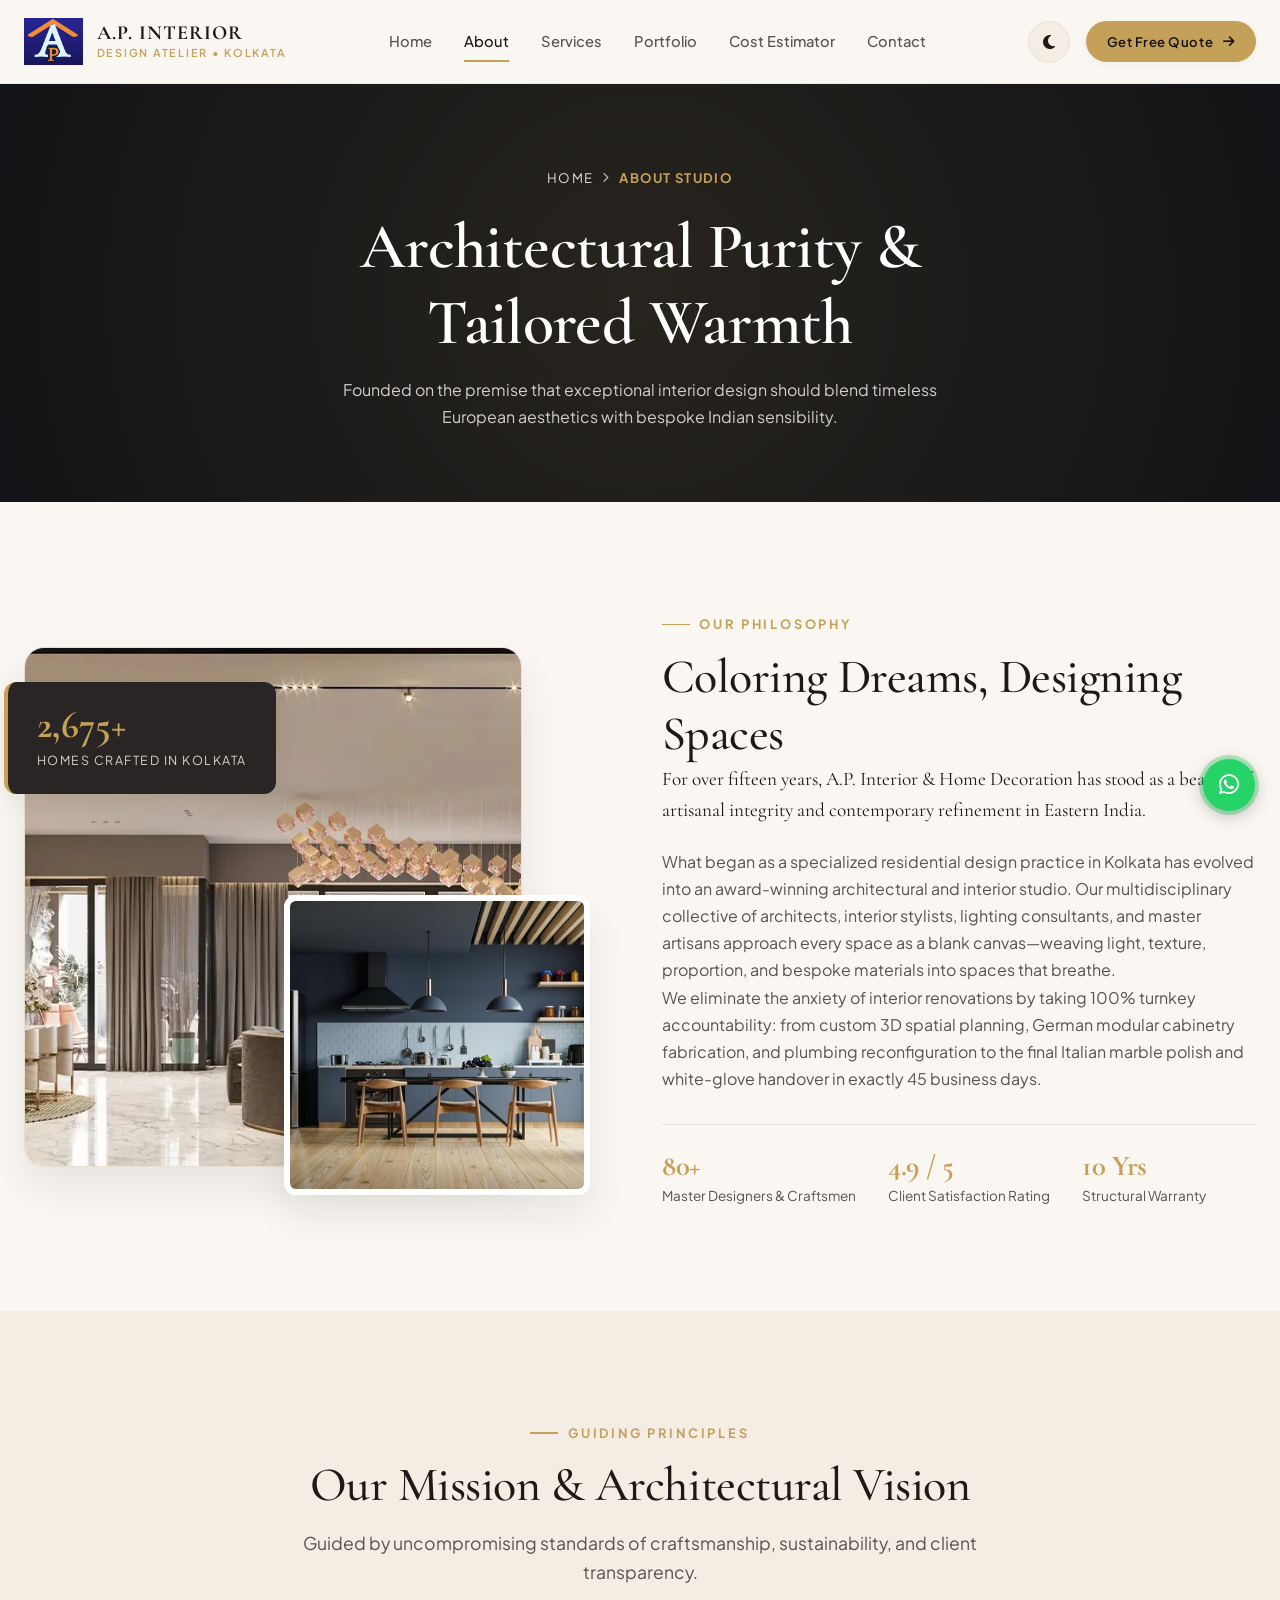
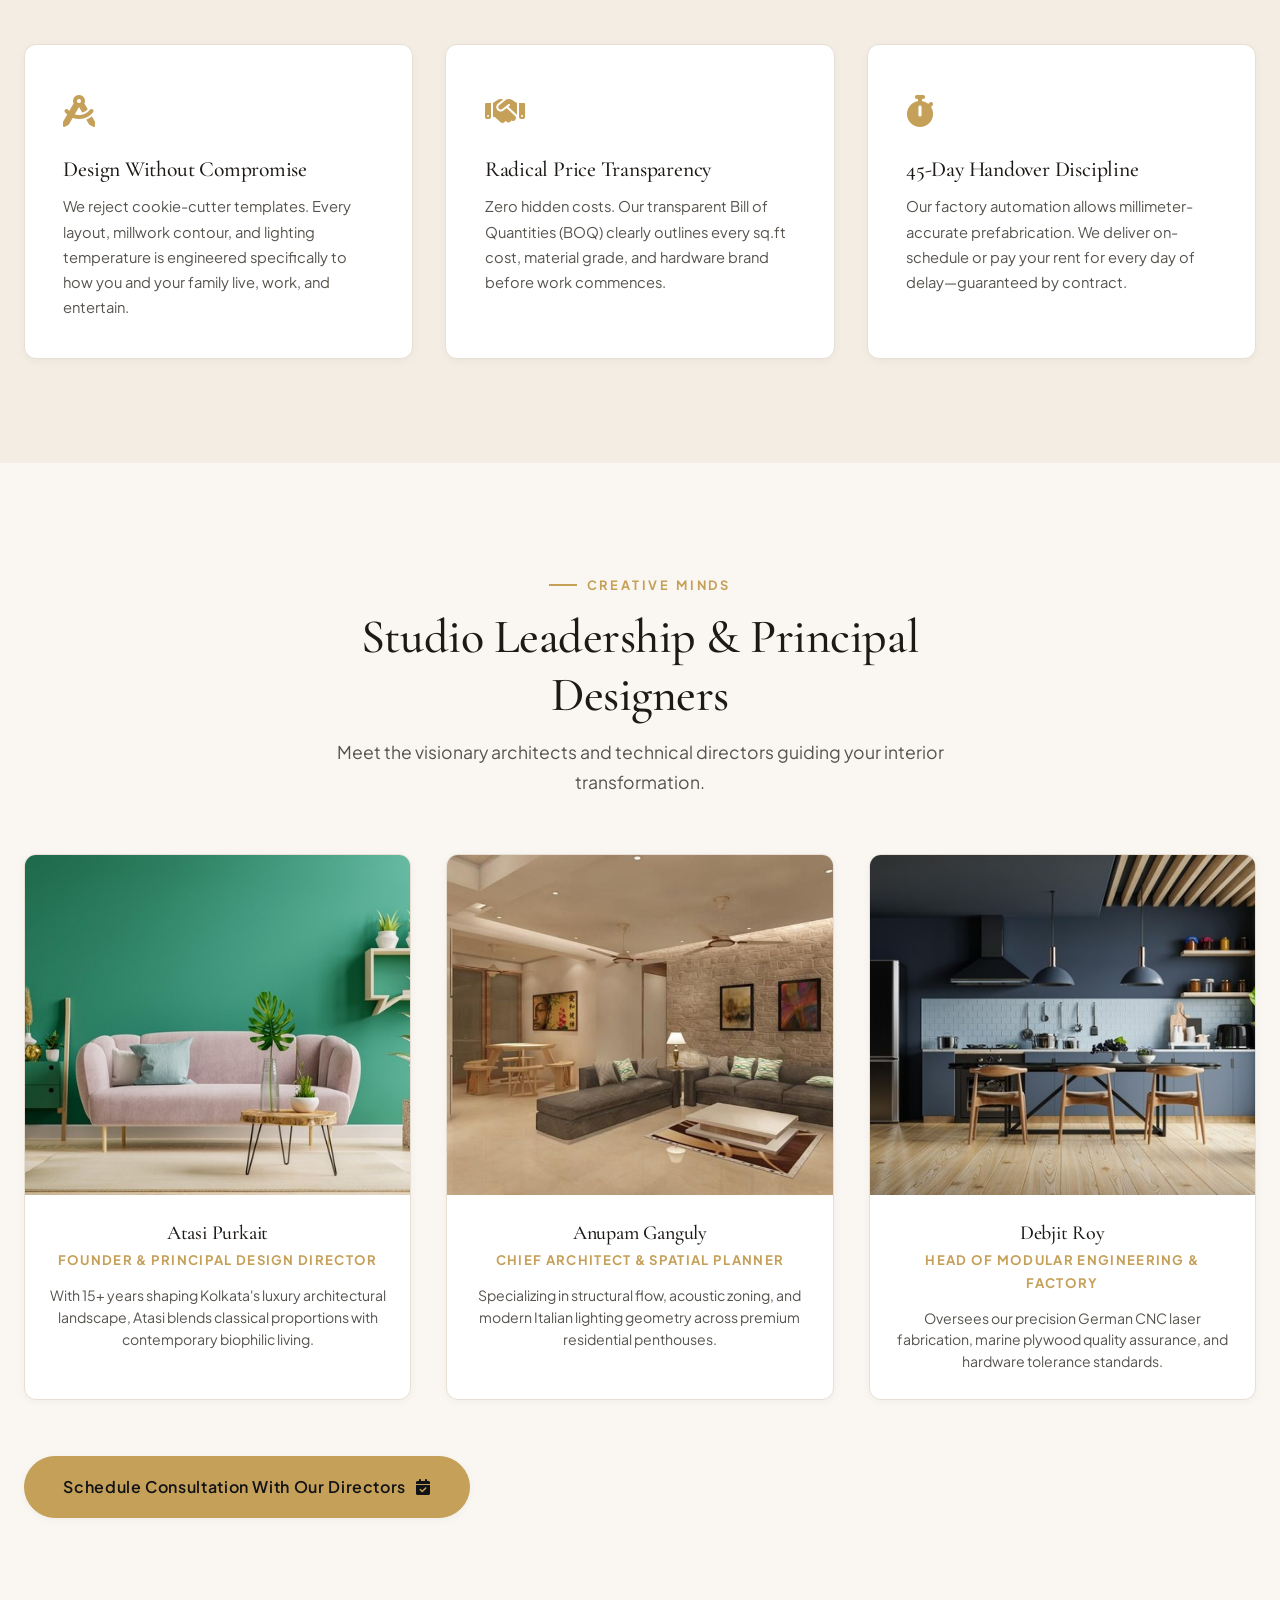
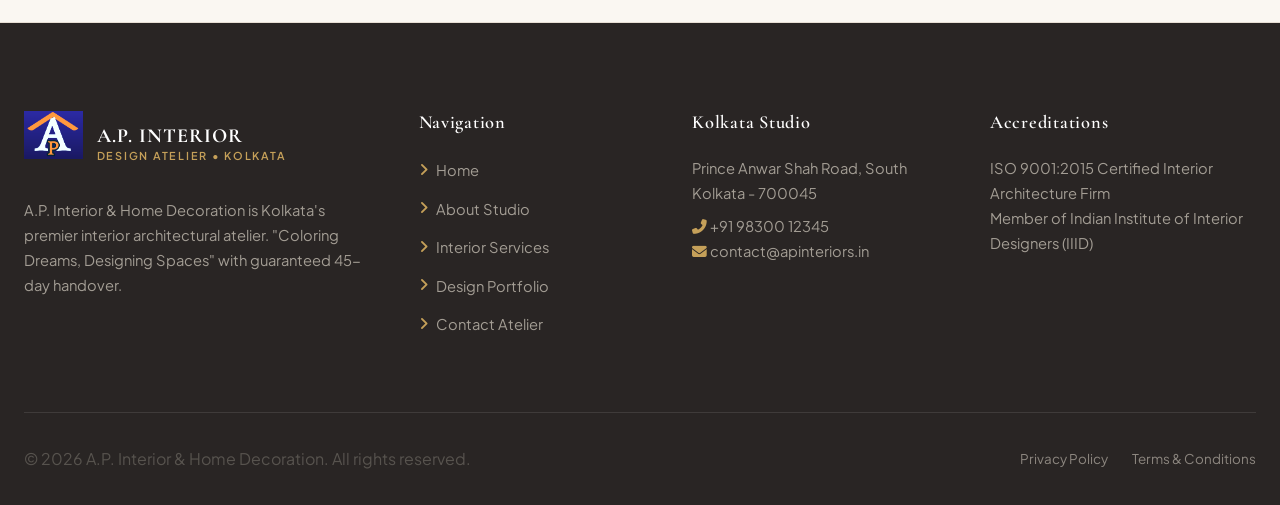
<file: about.html>
<!DOCTYPE html>
<html lang="en" data-theme="light">
<head>
  <meta charset="UTF-8" />
  <meta name="viewport" content="width=device-width, initial-scale=1.0" />
  <title>About Our Studio | A.P. Interior &amp; Home Decoration Kolkata</title>
  <meta name="description" content="Discover the story of A.P. Interior &amp; Home Decoration. Kolkata's premier luxury interior design atelier with 15+ years of architectural excellence." />

  <!-- Fonts & Icons -->
  <link rel="preconnect" href="https://fonts.googleapis.com">
  <link rel="preconnect" href="https://fonts.gstatic.com" crossorigin>
  <link href="https://fonts.googleapis.com/css2?family=Cormorant+Garamond:ital,wght@0,400;0,500;0,600;0,700;1,400;1,600&family=Plus+Jakarta+Sans:wght@300;400;500;600;700&display=swap" rel="stylesheet">
  <link rel="stylesheet" href="https://cdnjs.cloudflare.com/ajax/libs/font-awesome/6.4.0/css/all.min.css" />

  <!-- Stylesheet -->
  <link rel="stylesheet" href="style.css" />
</head>
<body>

  <!-- HEADER -->
  <header class="site-header">
    <div class="container header-inner">
      <a href="index.html" class="brand-logo-link" aria-label="A.P. Interior Homepage">
        <img src="IMAGE/LOGO1.png" alt="A.P. Interior Monogram" class="brand-logo-img" />
        <div class="brand-text-block">
          <span class="brand-title">A.P. INTERIOR</span>
          <span class="brand-subtitle">Design Atelier &bull; Kolkata</span>
        </div>
      </a>

      <nav class="desktop-nav" aria-label="Main Navigation">
        <a href="index.html" class="nav-link">Home</a>
        <a href="about.html" class="nav-link active">About</a>
        <a href="services.html" class="nav-link">Services</a>
        <a href="projects.html" class="nav-link">Portfolio</a>
        <a href="index.html#estimator" class="nav-link">Cost Estimator</a>
        <a href="contact.html" class="nav-link">Contact</a>
      </nav>

      <div class="header-actions">
        <button class="theme-toggle-btn" aria-label="Toggle theme mode" title="Switch Theme">
          <i class="fas fa-moon"></i>
        </button>
        <a href="quote.html" class="btn btn-primary btn-sm d-none-mobile">
          <span>Get Free Quote</span>
          <i class="fas fa-arrow-right"></i>
        </a>
        <button class="mobile-menu-toggle" aria-label="Open Mobile Menu">
          <i class="fas fa-bars"></i>
        </button>
      </div>
    </div>
  </header>

  <!-- Mobile Drawer -->
  <div class="drawer-backdrop" aria-hidden="true"></div>
  <aside class="mobile-nav-drawer" aria-label="Mobile Navigation Drawer">
    <div class="drawer-header">
      <div class="brand-text-block">
        <span class="brand-title">A.P. INTERIOR</span>
        <span class="brand-subtitle">Luxury Living &bull; Kolkata</span>
      </div>
      <button class="drawer-close-btn" aria-label="Close Mobile Menu"><i class="fas fa-times"></i></button>
    </div>
    <nav class="mobile-nav-links">
      <a href="index.html" class="mobile-nav-link"><span>Home</span><i class="fas fa-chevron-right"></i></a>
      <a href="about.html" class="mobile-nav-link active"><span>About Studio</span><i class="fas fa-chevron-right"></i></a>
      <a href="services.html" class="mobile-nav-link"><span>Interior Services</span><i class="fas fa-chevron-right"></i></a>
      <a href="projects.html" class="mobile-nav-link"><span>Design Portfolio</span><i class="fas fa-chevron-right"></i></a>
      <a href="contact.html" class="mobile-nav-link"><span>Contact Atelier</span><i class="fas fa-chevron-right"></i></a>
    </nav>
  </aside>

  <!-- PAGE HERO & BREADCRUMBS -->
  <section class="page-hero">
    <div class="page-hero-overlay"></div>
    <div class="container page-hero-content">
      <div class="breadcrumbs">
        <a href="index.html">Home</a>
        <i class="fas fa-chevron-right" style="font-size: 0.65rem;"></i>
        <span class="current">About Studio</span>
      </div>
      <h1>Architectural Purity &amp; Tailored Warmth</h1>
      <p style="color: #D3CECE; max-width: 650px; margin: 0 auto;">
        Founded on the premise that exceptional interior design should blend timeless European aesthetics with bespoke Indian sensibility.
      </p>
    </div>
  </section>

  <!-- BRAND STORY SECTION -->
  <section class="section-padding">
    <div class="container">
      <div class="about-grid">
        <div class="about-visual-stack">
          <img src="IMAGE/img1.webp" alt="A.P. Interior Master Project" class="about-image-primary" />
          <img src="IMAGE/img-4.jpg" alt="Culinary Architecture Detail" class="about-image-secondary" />
          <div class="about-experience-badge">
            <div class="years">2,675+</div>
            <div class="label">Homes Crafted in Kolkata</div>
          </div>
        </div>

        <div class="about-content-block">
          <span class="section-tag">Our Philosophy</span>
          <h2>Coloring Dreams, Designing Spaces</h2>
          <p class="lead-text">
            For over fifteen years, A.P. Interior &amp; Home Decoration has stood as a beacon of artisanal integrity and contemporary refinement in Eastern India.
          </p>
          <p>
            What began as a specialized residential design practice in Kolkata has evolved into an award-winning architectural and interior studio. Our multidisciplinary collective of architects, interior stylists, lighting consultants, and master artisans approach every space as a blank canvas—weaving light, texture, proportion, and bespoke materials into spaces that breathe.
          </p>
          <p>
            We eliminate the anxiety of interior renovations by taking 100% turnkey accountability: from custom 3D spatial planning, German modular cabinetry fabrication, and plumbing reconfiguration to the final Italian marble polish and white-glove handover in exactly 45 business days.
          </p>

          <div style="display: flex; gap: 2rem; margin-top: 2rem; padding-top: 1.5rem; border-top: 1px solid var(--border-color);">
            <div>
              <h4 style="font-size: 1.8rem; color: var(--accent-gold); font-family: var(--font-serif); font-weight: 700;">80+</h4>
              <p style="font-size: 0.85rem; margin: 0;">Master Designers &amp; Craftsmen</p>
            </div>
            <div>
              <h4 style="font-size: 1.8rem; color: var(--accent-gold); font-family: var(--font-serif); font-weight: 700;">4.9 / 5</h4>
              <p style="font-size: 0.85rem; margin: 0;">Client Satisfaction Rating</p>
            </div>
            <div>
              <h4 style="font-size: 1.8rem; color: var(--accent-gold); font-family: var(--font-serif); font-weight: 700;">10 Yrs</h4>
              <p style="font-size: 0.85rem; margin: 0;">Structural Warranty</p>
            </div>
          </div>
        </div>
      </div>
    </div>
  </section>

  <!-- MISSION & VISION -->
  <section class="section-padding bg-secondary" style="background-color: var(--bg-secondary);">
    <div class="container">
      <div class="section-heading-wrap">
        <span class="section-tag">Guiding Principles</span>
        <h2>Our Mission &amp; Architectural Vision</h2>
        <p>Guided by uncompromising standards of craftsmanship, sustainability, and client transparency.</p>
      </div>

      <div style="display: grid; grid-template-columns: repeat(3, 1fr); gap: 2rem;">
        <div style="background-color: var(--bg-card); border: 1px solid var(--border-color); border-radius: var(--radius-md); padding: 2.4rem; box-shadow: var(--shadow-sm);">
          <div style="font-size: 2rem; color: var(--accent-gold); margin-bottom: 1.25rem;"><i class="fas fa-compass-drafting"></i></div>
          <h3 style="font-size: 1.35rem; margin-bottom: 0.75rem;">Design Without Compromise</h3>
          <p style="font-size: 0.92rem; margin: 0;">
            We reject cookie-cutter templates. Every layout, millwork contour, and lighting temperature is engineered specifically to how you and your family live, work, and entertain.
          </p>
        </div>

        <div style="background-color: var(--bg-card); border: 1px solid var(--border-color); border-radius: var(--radius-md); padding: 2.4rem; box-shadow: var(--shadow-sm);">
          <div style="font-size: 2rem; color: var(--accent-gold); margin-bottom: 1.25rem;"><i class="fas fa-handshake"></i></div>
          <h3 style="font-size: 1.35rem; margin-bottom: 0.75rem;">Radical Price Transparency</h3>
          <p style="font-size: 0.92rem; margin: 0;">
            Zero hidden costs. Our transparent Bill of Quantities (BOQ) clearly outlines every sq.ft cost, material grade, and hardware brand before work commences.
          </p>
        </div>

        <div style="background-color: var(--bg-card); border: 1px solid var(--border-color); border-radius: var(--radius-md); padding: 2.4rem; box-shadow: var(--shadow-sm);">
          <div style="font-size: 2rem; color: var(--accent-gold); margin-bottom: 1.25rem;"><i class="fas fa-stopwatch"></i></div>
          <h3 style="font-size: 1.35rem; margin-bottom: 0.75rem;">45-Day Handover Discipline</h3>
          <p style="font-size: 0.92rem; margin: 0;">
            Our factory automation allows millimeter-accurate prefabrication. We deliver on-schedule or pay your rent for every day of delay—guaranteed by contract.
          </p>
        </div>
      </div>
    </div>
  </section>

  <!-- LEADERSHIP TEAM -->
  <section class="section-padding">
    <div class="container">
      <div class="section-heading-wrap">
        <span class="section-tag">Creative Minds</span>
        <h2>Studio Leadership &amp; Principal Designers</h2>
        <p>Meet the visionary architects and technical directors guiding your interior transformation.</p>
      </div>

      <div class="team-grid">
        <div class="team-card">
          <div class="team-photo-wrap">
            <img src="IMAGE/img-2.jpg" alt="Atasi Purkait - Founder & Principal Director" />
          </div>
          <div class="team-info">
            <h4>Atasi Purkait</h4>
            <p class="role">Founder &amp; Principal Design Director</p>
            <p class="bio">With 15+ years shaping Kolkata's luxury architectural landscape, Atasi blends classical proportions with contemporary biophilic living.</p>
          </div>
        </div>

        <div class="team-card">
          <div class="team-photo-wrap">
            <img src="IMAGE/home-bg.jpg" alt="Senior Architectural Lead" />
          </div>
          <div class="team-info">
            <h4>Anupam Ganguly</h4>
            <p class="role">Chief Architect &amp; Spatial Planner</p>
            <p class="bio">Specializing in structural flow, acoustic zoning, and modern Italian lighting geometry across premium residential penthouses.</p>
          </div>
        </div>

        <div class="team-card">
          <div class="team-photo-wrap">
            <img src="IMAGE/img-4.jpg" alt="Head of Modular Engineering" />
          </div>
          <div class="team-info">
            <h4>Debjit Roy</h4>
            <p class="role">Head of Modular Engineering &amp; Factory</p>
            <p class="bio">Oversees our precision German CNC laser fabrication, marine plywood quality assurance, and hardware tolerance standards.</p>
          </div>
        </div>
      </div>

      <div class="text-center mt-5" style="margin-top: 3.5rem;">
        <a href="quote.html" class="btn btn-primary btn-lg">
          <span>Schedule Consultation With Our Directors</span>
          <i class="fas fa-calendar-check"></i>
        </a>
      </div>
    </div>
  </section>

  <!-- FOOTER -->
  <footer class="site-footer">
    <div class="container">
      <div class="footer-grid">
        <div class="footer-col footer-brand">
          <a href="index.html" class="brand-logo-link" style="margin-bottom: 1.25rem;">
            <img src="IMAGE/LOGO1.png" alt="A.P. Interior Logo" class="brand-logo-img" />
            <div class="brand-text-block">
              <span class="brand-title" style="color: #FFFFFF;">A.P. INTERIOR</span>
              <span class="brand-subtitle">Design Atelier &bull; Kolkata</span>
            </div>
          </a>
          <p>A.P. Interior &amp; Home Decoration is Kolkata's premier interior architectural atelier. "Coloring Dreams, Designing Spaces" with guaranteed 45-day handover.</p>
        </div>

        <div class="footer-col">
          <h4>Navigation</h4>
          <ul class="footer-links-list">
            <li><a href="index.html"><i class="fas fa-angle-right text-gold"></i> Home</a></li>
            <li><a href="about.html"><i class="fas fa-angle-right text-gold"></i> About Studio</a></li>
            <li><a href="services.html"><i class="fas fa-angle-right text-gold"></i> Interior Services</a></li>
            <li><a href="projects.html"><i class="fas fa-angle-right text-gold"></i> Design Portfolio</a></li>
            <li><a href="contact.html"><i class="fas fa-angle-right text-gold"></i> Contact Atelier</a></li>
          </ul>
        </div>

        <div class="footer-col">
          <h4>Kolkata Studio</h4>
          <p>Prince Anwar Shah Road, South Kolkata - 700045</p>
          <p style="margin-top: 0.5rem;"><i class="fas fa-phone-alt text-gold"></i> +91 98300 12345</p>
          <p><i class="fas fa-envelope text-gold"></i> contact@apinteriors.in</p>
        </div>

        <div class="footer-col">
          <h4>Accreditations</h4>
          <p>ISO 9001:2015 Certified Interior Architecture Firm</p>
          <p>Member of Indian Institute of Interior Designers (IIID)</p>
        </div>
      </div>

      <div class="footer-bottom-bar">
        <p>&copy; 2026 A.P. Interior &amp; Home Decoration. All rights reserved.</p>
        <div class="footer-legal-links">
          <a href="#">Privacy Policy</a>
          <a href="#">Terms &amp; Conditions</a>
        </div>
      </div>
    </div>
  </footer>

  <div class="floating-widgets">
    <a href="https://wa.me/919875443023" target="_blank" rel="noopener noreferrer" class="float-btn float-whatsapp" title="WhatsApp Chat" aria-label="WhatsApp Chat">
      <i class="fab fa-whatsapp"></i>
    </a>
    <button class="float-btn scroll-top-btn" title="Back to top" aria-label="Scroll to top">
      <i class="fas fa-arrow-up"></i>
    </button>
  </div>

  <script src="script.js" defer></script>
</body>
</html>
</file>
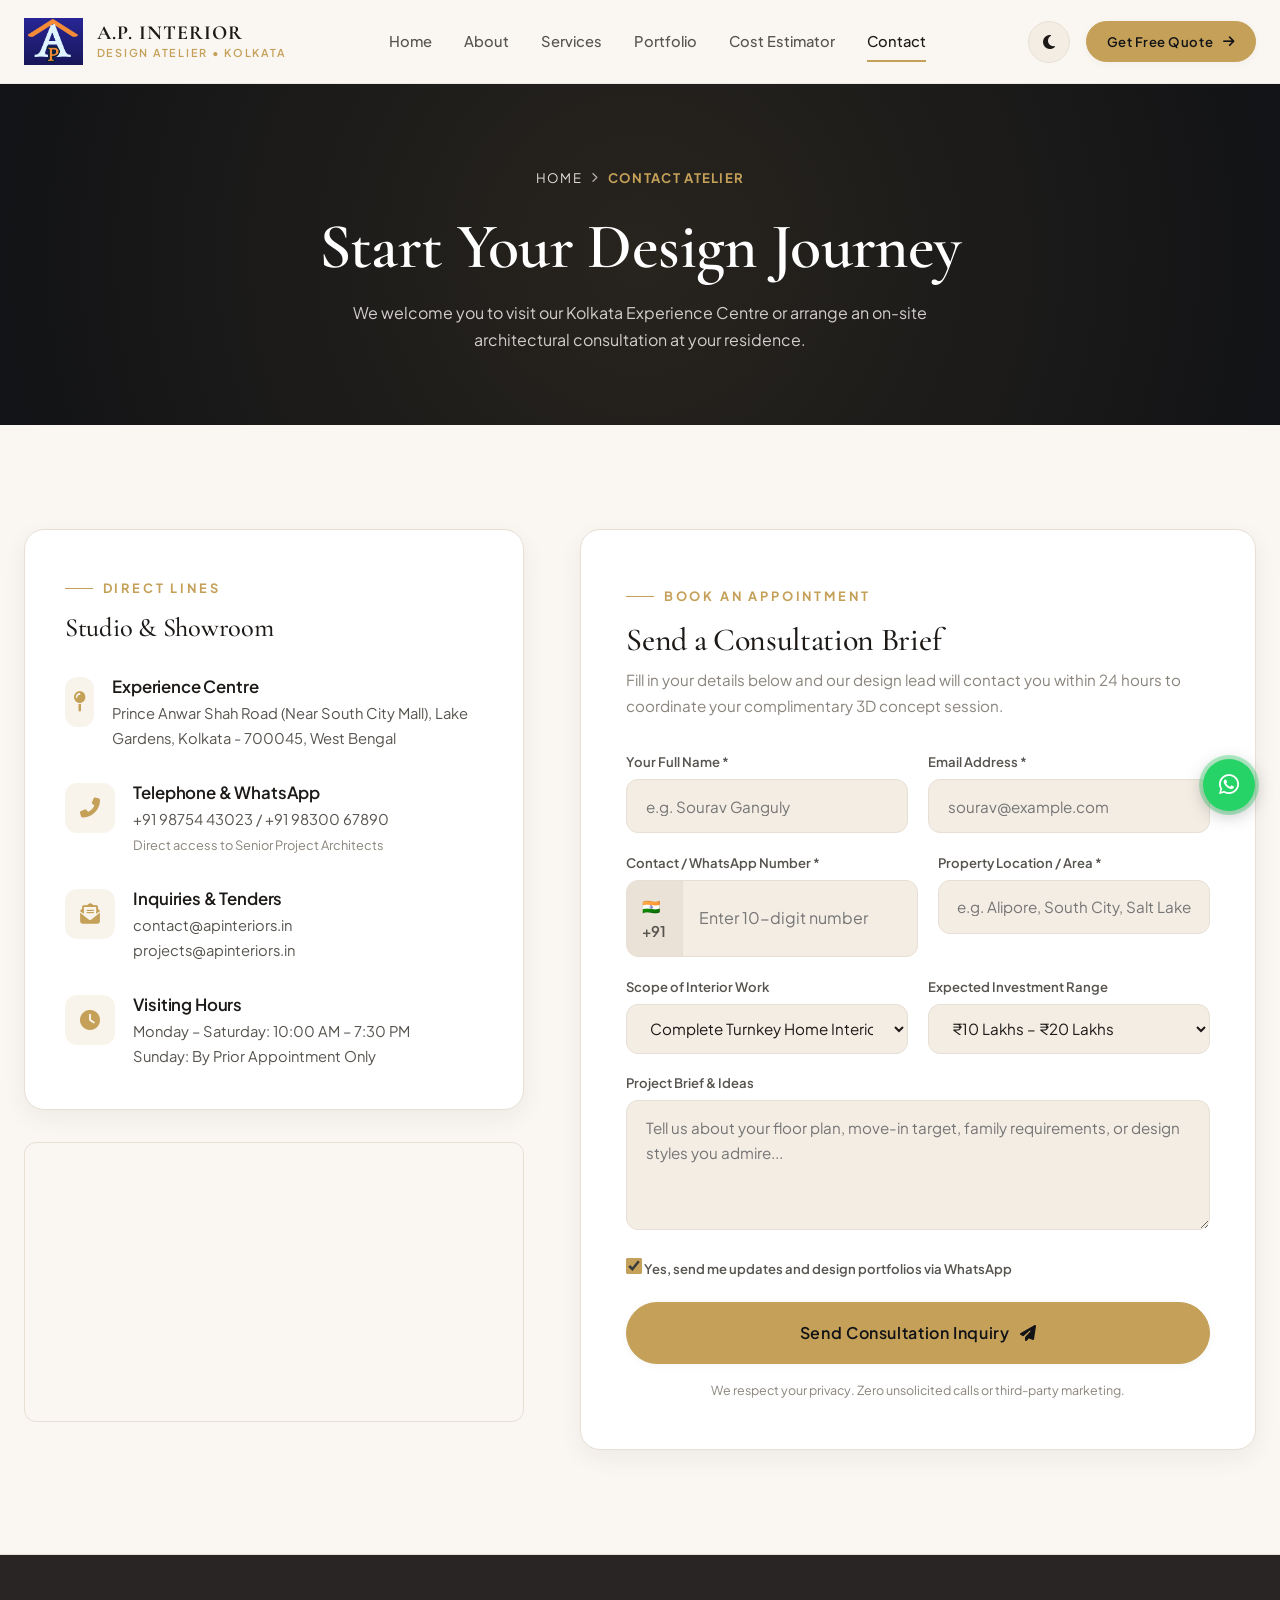
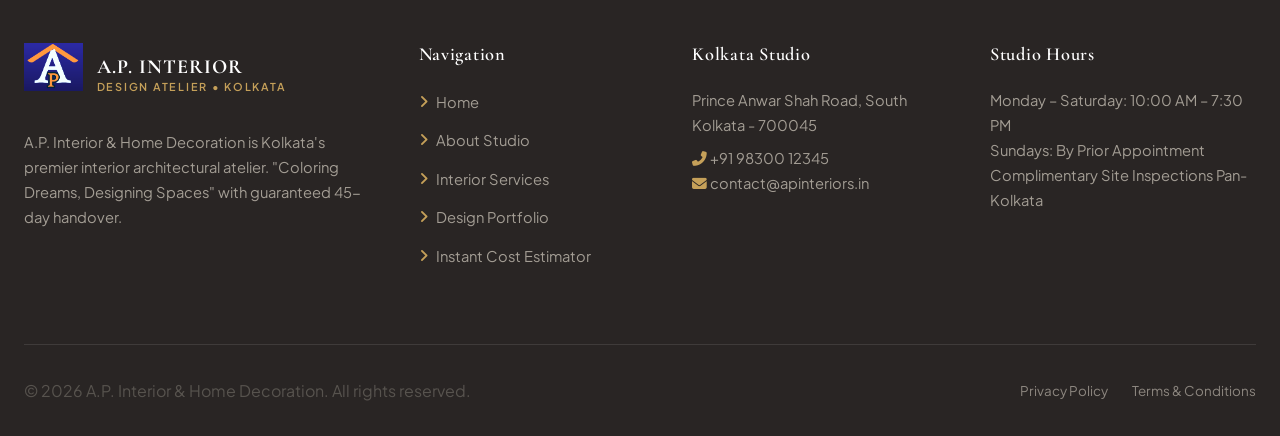
<file: contact.html>
<!DOCTYPE html>
<html lang="en" data-theme="light">
<head>
  <meta charset="UTF-8" />
  <meta name="viewport" content="width=device-width, initial-scale=1.0" />
  <title>Contact Studio &amp; Experience Centre | A.P. Interior Kolkata</title>
  <meta name="description" content="Get in touch with A.P. Interior &amp; Home Decoration in Kolkata. Book a private consultation or visit our South Kolkata Experience Centre on Prince Anwar Shah Road." />

  <!-- Fonts & Icons -->
  <link rel="preconnect" href="https://fonts.googleapis.com">
  <link rel="preconnect" href="https://fonts.gstatic.com" crossorigin>
  <link href="https://fonts.googleapis.com/css2?family=Cormorant+Garamond:ital,wght@0,400;0,500;0,600;0,700;1,400;1,600&family=Plus+Jakarta+Sans:wght@300;400;500;600;700&display=swap" rel="stylesheet">
  <link rel="stylesheet" href="https://cdnjs.cloudflare.com/ajax/libs/font-awesome/6.4.0/css/all.min.css" />

  <!-- Stylesheet -->
  <link rel="stylesheet" href="style.css" />
</head>
<body>

  <!-- HEADER -->
  <header class="site-header">
    <div class="container header-inner">
      <a href="index.html" class="brand-logo-link" aria-label="A.P. Interior Homepage">
        <img src="IMAGE/LOGO1.png" alt="A.P. Interior Monogram" class="brand-logo-img" />
        <div class="brand-text-block">
          <span class="brand-title">A.P. INTERIOR</span>
          <span class="brand-subtitle">Design Atelier &bull; Kolkata</span>
        </div>
      </a>

      <nav class="desktop-nav" aria-label="Main Navigation">
        <a href="index.html" class="nav-link">Home</a>
        <a href="about.html" class="nav-link">About</a>
        <a href="services.html" class="nav-link">Services</a>
        <a href="projects.html" class="nav-link">Portfolio</a>
        <a href="index.html#estimator" class="nav-link">Cost Estimator</a>
        <a href="contact.html" class="nav-link active">Contact</a>
      </nav>

      <div class="header-actions">
        <button class="theme-toggle-btn" aria-label="Toggle theme mode" title="Switch Theme">
          <i class="fas fa-moon"></i>
        </button>
        <a href="quote.html" class="btn btn-primary btn-sm d-none-mobile">
          <span>Get Free Quote</span>
          <i class="fas fa-arrow-right"></i>
        </a>
        <button class="mobile-menu-toggle" aria-label="Open Mobile Menu">
          <i class="fas fa-bars"></i>
        </button>
      </div>
    </div>
  </header>

  <!-- Mobile Drawer -->
  <div class="drawer-backdrop" aria-hidden="true"></div>
  <aside class="mobile-nav-drawer" aria-label="Mobile Navigation Drawer">
    <div class="drawer-header">
      <div class="brand-text-block">
        <span class="brand-title">A.P. INTERIOR</span>
        <span class="brand-subtitle">Luxury Living &bull; Kolkata</span>
      </div>
      <button class="drawer-close-btn" aria-label="Close Mobile Menu"><i class="fas fa-times"></i></button>
    </div>
    <nav class="mobile-nav-links">
      <a href="index.html" class="mobile-nav-link"><span>Home</span><i class="fas fa-chevron-right"></i></a>
      <a href="about.html" class="mobile-nav-link"><span>About Studio</span><i class="fas fa-chevron-right"></i></a>
      <a href="services.html" class="mobile-nav-link"><span>Interior Services</span><i class="fas fa-chevron-right"></i></a>
      <a href="projects.html" class="mobile-nav-link"><span>Design Portfolio</span><i class="fas fa-chevron-right"></i></a>
      <a href="contact.html" class="mobile-nav-link active"><span>Contact Atelier</span><i class="fas fa-chevron-right"></i></a>
    </nav>
  </aside>

  <!-- PAGE HERO & BREADCRUMBS -->
  <section class="page-hero">
    <div class="page-hero-overlay"></div>
    <div class="container page-hero-content">
      <div class="breadcrumbs">
        <a href="index.html">Home</a>
        <i class="fas fa-chevron-right" style="font-size: 0.65rem;"></i>
        <span class="current">Contact Atelier</span>
      </div>
      <h1>Start Your Design Journey</h1>
      <p style="color: #D3CECE; max-width: 650px; margin: 0 auto;">
        We welcome you to visit our Kolkata Experience Centre or arrange an on-site architectural consultation at your residence.
      </p>
    </div>
  </section>

  <!-- CONTACT GRID SECTION -->
  <main class="section-padding">
    <div class="container">
      <div class="contact-page-grid">

        <!-- Left Column: Contact Cards & Map -->
        <div>
          <div class="contact-info-card">
            <span class="section-tag">Direct Lines</span>
            <h3 style="font-size: 1.65rem; margin-bottom: 2rem;">Studio &amp; Showroom</h3>

            <div class="contact-block-item">
              <div class="contact-icon-sq"><i class="fas fa-map-pin"></i></div>
              <div class="contact-block-content">
                <h5>Experience Centre</h5>
                <p>Prince Anwar Shah Road (Near South City Mall), Lake Gardens, Kolkata - 700045, West Bengal</p>
              </div>
            </div>

            <div class="contact-block-item">
              <div class="contact-icon-sq"><i class="fas fa-phone-alt"></i></div>
              <div class="contact-block-content">
                <h5>Telephone &amp; WhatsApp</h5>
                <p>+91 98754 43023 / +91 98300 67890</p>
                <p style="font-size: 0.8rem; color: var(--text-muted); margin-top: 0.2rem;">Direct access to Senior Project Architects</p>
              </div>
            </div>

            <div class="contact-block-item">
              <div class="contact-icon-sq"><i class="fas fa-envelope-open-text"></i></div>
              <div class="contact-block-content">
                <h5>Inquiries &amp; Tenders</h5>
                <p>contact@apinteriors.in</p>
                <p>projects@apinteriors.in</p>
              </div>
            </div>

            <div class="contact-block-item">
              <div class="contact-icon-sq"><i class="fas fa-clock"></i></div>
              <div class="contact-block-content">
                <h5>Visiting Hours</h5>
                <p>Monday – Saturday: 10:00 AM – 7:30 PM</p>
                <p>Sunday: By Prior Appointment Only</p>
              </div>
            </div>
          </div>

          <!-- Stylized Map Card Embed -->
          <div class="map-embed-card">
            <iframe 
              src="https://www.google.com/maps/embed?pb=!1m18!1m12!1m3!1d14744.184334316147!2d88.35821034458008!3d22.502446700000004!2m3!1f0!2f0!3f0!3m2!1i1024!2i768!4f13.1!3m3!1m2!1s0x3a0270dc5d7345df%3A0xb3a8227b686d6342!2sPrince%20Anwar%20Shah%20Rd%2C%20Kolkata%2C%20West%20Bengal!5e0!3m2!1sen!2sin!4v1700000000000" 
              width="100%" 
              height="280" 
              style="border:0;" 
              allowfullscreen="" 
              loading="lazy" 
              referrerpolicy="no-referrer-when-downgrade" 
              title="A.P. Interior Location Map">
            </iframe>
          </div>
        </div>

        <!-- Right Column: Interactive Consultation Inquiry Form -->
        <div style="background-color: var(--bg-card); border: 1px solid var(--border-color); border-radius: var(--radius-lg); padding: 3rem 2.8rem; box-shadow: var(--shadow-md);">
          <span class="section-tag">Book an Appointment</span>
          <h2 style="font-size: 2rem; margin-bottom: 0.5rem;">Send a Consultation Brief</h2>
          <p style="color: var(--text-muted); font-size: 0.95rem; margin-bottom: 2rem;">
            Fill in your details below and our design lead will contact you within 24 hours to coordinate your complimentary 3D concept session.
          </p>

          <form id="contactPageForm" class="custom-form" novalidate>
            <div style="display: grid; grid-template-columns: repeat(2, 1fr); gap: 1.25rem;">
              <div class="form-group">
                <label for="contactFullName">Your Full Name *</label>
                <input type="text" id="contactFullName" class="form-control" placeholder="e.g. Sourav Ganguly" required />
              </div>

              <div class="form-group">
                <label for="contactEmail">Email Address *</label>
                <input type="email" id="contactEmail" class="form-control" placeholder="sourav@example.com" required />
              </div>
            </div>

            <div style="display: grid; grid-template-columns: repeat(2, 1fr); gap: 1.25rem;">
              <div class="form-group">
                <label for="contactPhone">Contact / WhatsApp Number *</label>
                <div class="phone-input-group">
                  <div class="phone-prefix">🇮🇳 +91</div>
                  <input type="tel" id="contactPhone" placeholder="Enter 10-digit number" required />
                </div>
              </div>

              <div class="form-group">
                <label for="contactLocation">Property Location / Area *</label>
                <input type="text" id="contactLocation" class="form-control" placeholder="e.g. Alipore, South City, Salt Lake" required />
              </div>
            </div>

            <div style="display: grid; grid-template-columns: repeat(2, 1fr); gap: 1.25rem;">
              <div class="form-group">
                <label for="contactScopeSelect">Scope of Interior Work</label>
                <select id="contactScopeSelect" class="form-control">
                  <option value="complete">Complete Turnkey Home Interior</option>
                  <option value="kitchen">Modular Kitchen Renovation</option>
                  <option value="living">Living &amp; Dining Room Makeover</option>
                  <option value="commercial">Commercial Office / Studio</option>
                  <option value="painting">Luxury Painting &amp; Wall Artistry</option>
                </select>
              </div>

              <div class="form-group">
                <label for="contactBudgetRange">Expected Investment Range</label>
                <select id="contactBudgetRange" class="form-control">
                  <option value="5-10">₹5 Lakhs – ₹10 Lakhs</option>
                  <option value="10-20" selected>₹10 Lakhs – ₹20 Lakhs</option>
                  <option value="20-35">₹20 Lakhs – ₹35 Lakhs</option>
                  <option value="35+">₹35 Lakhs+ (Ultra-Luxury)</option>
                </select>
              </div>
            </div>

            <div class="form-group">
              <label for="contactMessage">Project Brief &amp; Ideas</label>
              <textarea id="contactMessage" class="form-control" rows="4" placeholder="Tell us about your floor plan, move-in target, family requirements, or design styles you admire..."></textarea>
            </div>

            <label class="custom-checkbox">
              <input type="checkbox" id="contactConsent" checked />
              <span>Yes, send me updates and design portfolios via WhatsApp</span>
            </label>

            <button type="submit" class="btn btn-primary btn-lg" style="width: 100%; margin-top: 1rem;">
              <span>Send Consultation Inquiry</span>
              <i class="fas fa-paper-plane"></i>
            </button>

            <p class="form-privacy-note">
              We respect your privacy. Zero unsolicited calls or third-party marketing.
            </p>
          </form>
        </div>

      </div>
    </div>
  </main>

  <!-- FOOTER -->
  <footer class="site-footer">
    <div class="container">
      <div class="footer-grid">
        <div class="footer-col footer-brand">
          <a href="index.html" class="brand-logo-link" style="margin-bottom: 1.25rem;">
            <img src="IMAGE/LOGO1.png" alt="A.P. Interior Logo" class="brand-logo-img" />
            <div class="brand-text-block">
              <span class="brand-title" style="color: #FFFFFF;">A.P. INTERIOR</span>
              <span class="brand-subtitle">Design Atelier &bull; Kolkata</span>
            </div>
          </a>
          <p>A.P. Interior &amp; Home Decoration is Kolkata's premier interior architectural atelier. "Coloring Dreams, Designing Spaces" with guaranteed 45-day handover.</p>
        </div>

        <div class="footer-col">
          <h4>Navigation</h4>
          <ul class="footer-links-list">
            <li><a href="index.html"><i class="fas fa-angle-right text-gold"></i> Home</a></li>
            <li><a href="about.html"><i class="fas fa-angle-right text-gold"></i> About Studio</a></li>
            <li><a href="services.html"><i class="fas fa-angle-right text-gold"></i> Interior Services</a></li>
            <li><a href="projects.html"><i class="fas fa-angle-right text-gold"></i> Design Portfolio</a></li>
            <li><a href="quote.html"><i class="fas fa-angle-right text-gold"></i> Instant Cost Estimator</a></li>
          </ul>
        </div>

        <div class="footer-col">
          <h4>Kolkata Studio</h4>
          <p>Prince Anwar Shah Road, South Kolkata - 700045</p>
          <p style="margin-top: 0.5rem;"><i class="fas fa-phone-alt text-gold"></i> +91 98300 12345</p>
          <p><i class="fas fa-envelope text-gold"></i> contact@apinteriors.in</p>
        </div>

        <div class="footer-col">
          <h4>Studio Hours</h4>
          <p>Monday – Saturday: 10:00 AM – 7:30 PM</p>
          <p>Sundays: By Prior Appointment</p>
          <p>Complimentary Site Inspections Pan-Kolkata</p>
        </div>
      </div>

      <div class="footer-bottom-bar">
        <p>&copy; 2026 A.P. Interior &amp; Home Decoration. All rights reserved.</p>
        <div class="footer-legal-links">
          <a href="#">Privacy Policy</a>
          <a href="#">Terms &amp; Conditions</a>
        </div>
      </div>
    </div>
  </footer>

  <div class="floating-widgets">
    <a href="https://wa.me/919875443023" target="_blank" rel="noopener noreferrer" class="float-btn float-whatsapp" title="WhatsApp Chat" aria-label="WhatsApp Chat">
      <i class="fab fa-whatsapp"></i>
    </a>
    <button class="float-btn scroll-top-btn" title="Back to top" aria-label="Scroll to top">
      <i class="fas fa-arrow-up"></i>
    </button>
  </div>

  <script src="script.js" defer></script>
</body>
</html>
</file>
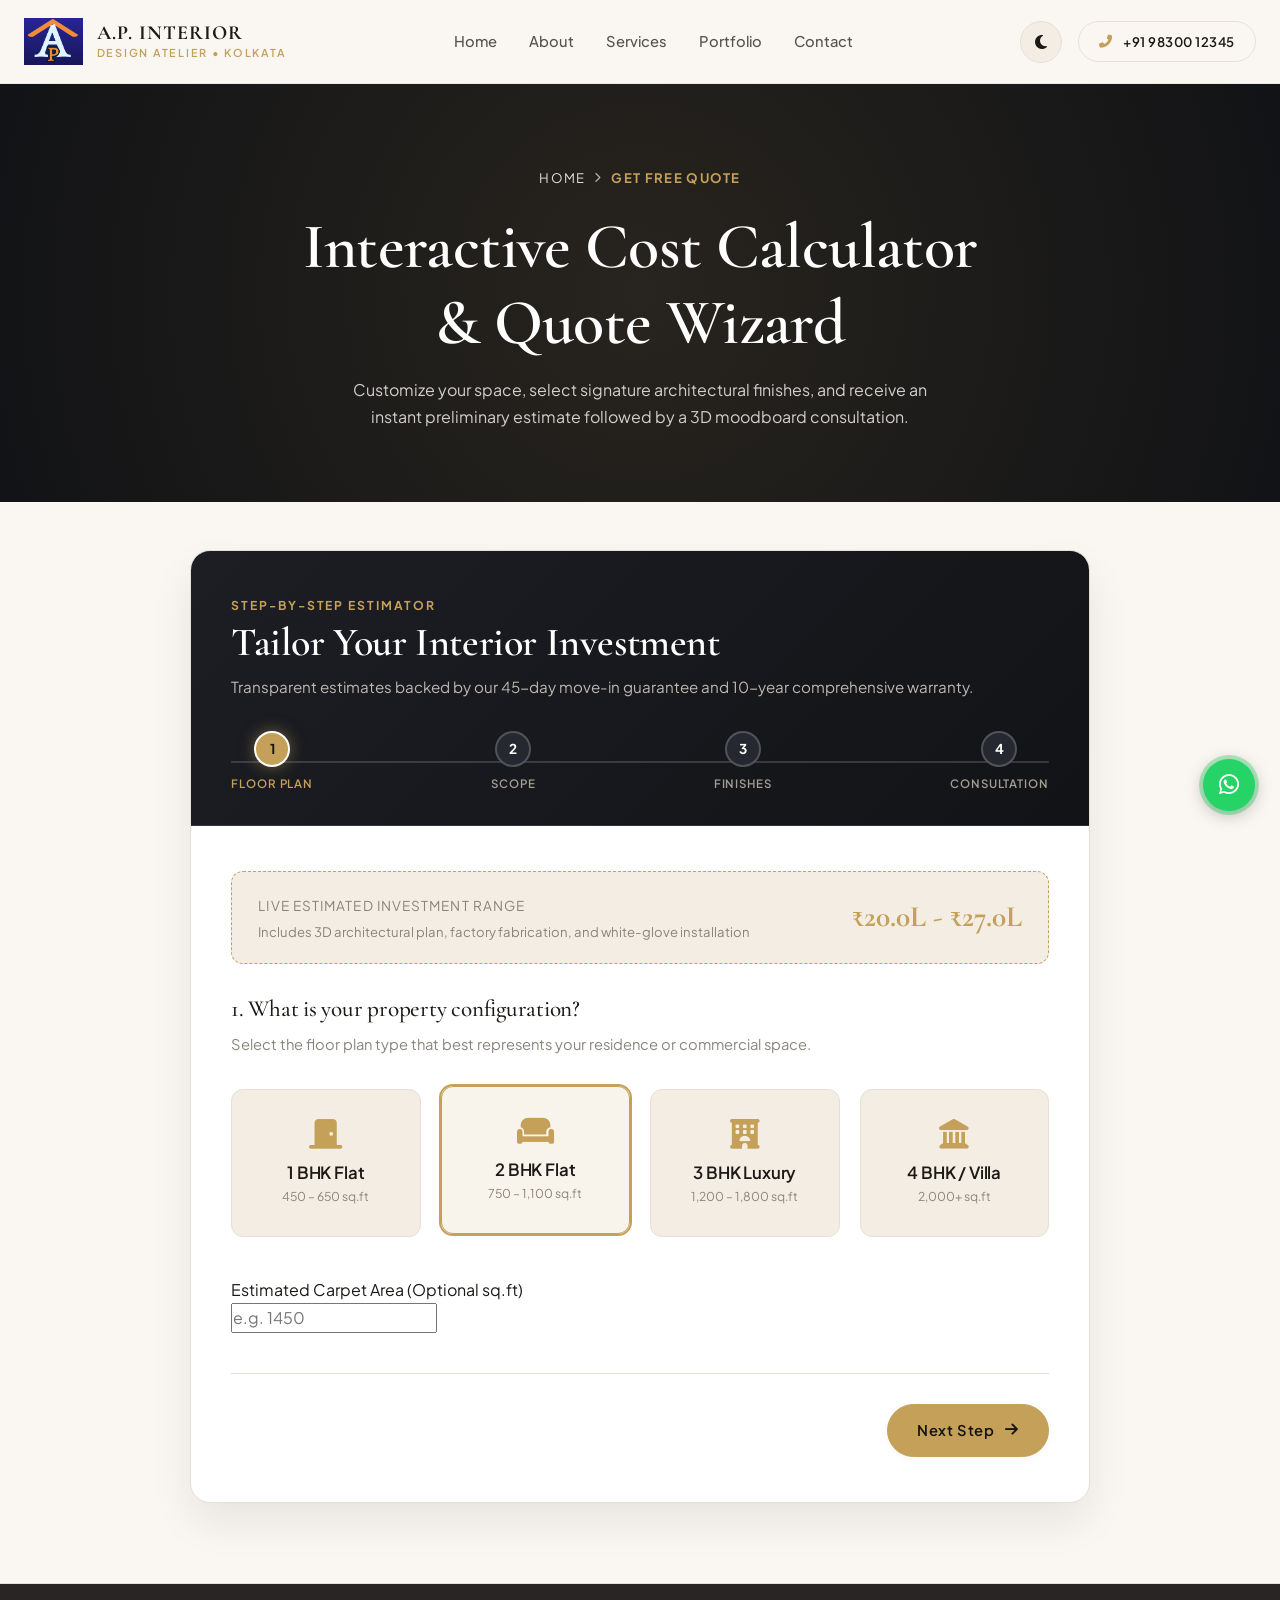
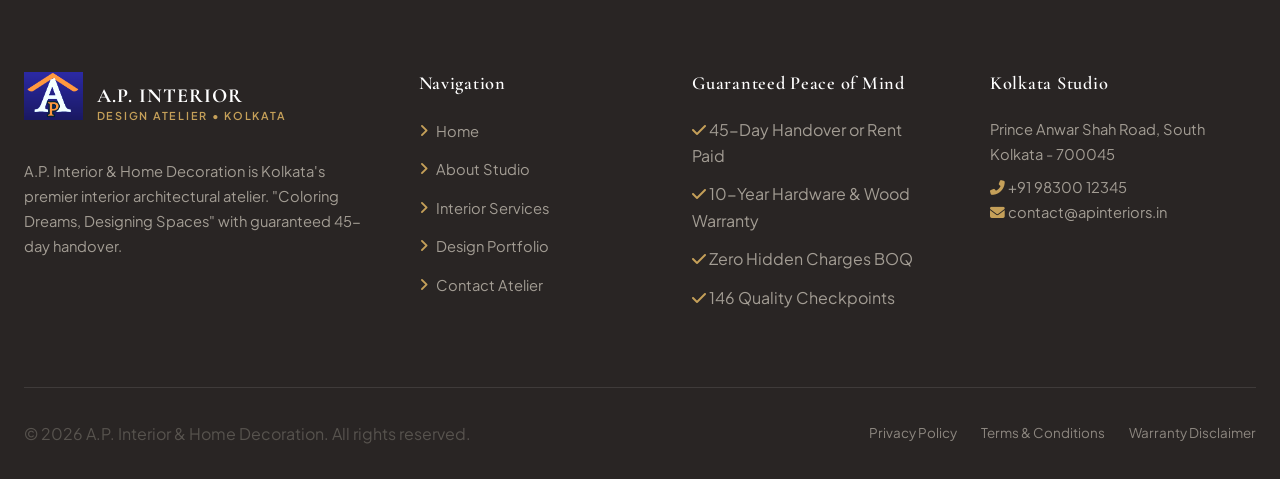
<file: quote.html>
<!DOCTYPE html>
<html lang="en" data-theme="light">
<head>
  <meta charset="UTF-8" />
  <meta name="viewport" content="width=device-width, initial-scale=1.0" />
  <title>Get a Free Quote &amp; 3D Plan | A.P. Interior &amp; Home Decoration</title>
  <meta name="description" content="Calculate your personalized interior design cost estimate for your home or office in Kolkata. Transparent pricing with 45-day handover guarantee." />

  <!-- Fonts & Icons -->
  <link rel="preconnect" href="https://fonts.googleapis.com">
  <link rel="preconnect" href="https://fonts.gstatic.com" crossorigin>
  <link href="https://fonts.googleapis.com/css2?family=Cormorant+Garamond:ital,wght@0,400;0,500;0,600;0,700;1,400;1,600&family=Plus+Jakarta+Sans:wght@300;400;500;600;700&display=swap" rel="stylesheet">
  <link rel="stylesheet" href="https://cdnjs.cloudflare.com/ajax/libs/font-awesome/6.4.0/css/all.min.css" />

  <!-- Stylesheets -->
  <link rel="stylesheet" href="style.css" />
  <link rel="stylesheet" href="quote.css" />
</head>
<body class="quote-page-wrapper">

  <!-- =========================================================================
       HEADER
       ========================================================================= -->
  <header class="site-header">
    <div class="container header-inner">
      <a href="index.html" class="brand-logo-link" aria-label="A.P. Interior Homepage">
        <img src="IMAGE/LOGO1.png" alt="A.P. Interior Monogram" class="brand-logo-img" />
        <div class="brand-text-block">
          <span class="brand-title">A.P. INTERIOR</span>
          <span class="brand-subtitle">Design Atelier &bull; Kolkata</span>
        </div>
      </a>

      <!-- Desktop Nav -->
      <nav class="desktop-nav" aria-label="Main Navigation">
        <a href="index.html" class="nav-link">Home</a>
        <a href="about.html" class="nav-link">About</a>
        <a href="services.html" class="nav-link">Services</a>
        <a href="projects.html" class="nav-link">Portfolio</a>
        <a href="contact.html" class="nav-link">Contact</a>
      </nav>

      <!-- Header Actions -->
      <div class="header-actions">
        <button class="theme-toggle-btn" aria-label="Toggle theme mode" title="Switch Theme">
          <i class="fas fa-moon"></i>
        </button>
        <a href="tel:+919830012345" class="btn btn-secondary btn-sm d-none-mobile">
          <i class="fas fa-phone-alt text-gold"></i>
          <span>+91 98300 12345</span>
        </a>
        <button class="mobile-menu-toggle" aria-label="Open Mobile Menu">
          <i class="fas fa-bars"></i>
        </button>
      </div>
    </div>
  </header>

  <!-- Mobile Drawer -->
  <div class="drawer-backdrop" aria-hidden="true"></div>
  <aside class="mobile-nav-drawer" aria-label="Mobile Navigation Drawer">
    <div class="drawer-header">
      <div class="brand-text-block">
        <span class="brand-title">A.P. INTERIOR</span>
        <span class="brand-subtitle">Luxury Living &bull; Kolkata</span>
      </div>
      <button class="drawer-close-btn" aria-label="Close Mobile Menu">
        <i class="fas fa-times"></i>
      </button>
    </div>

    <nav class="mobile-nav-links">
      <a href="index.html" class="mobile-nav-link"><span>Home</span><i class="fas fa-chevron-right"></i></a>
      <a href="about.html" class="mobile-nav-link"><span>About Studio</span><i class="fas fa-chevron-right"></i></a>
      <a href="services.html" class="mobile-nav-link"><span>Interior Services</span><i class="fas fa-chevron-right"></i></a>
      <a href="projects.html" class="mobile-nav-link"><span>Design Portfolio</span><i class="fas fa-chevron-right"></i></a>
      <a href="contact.html" class="mobile-nav-link"><span>Contact Atelier</span><i class="fas fa-chevron-right"></i></a>
    </nav>
  </aside>

  <!-- =========================================================================
       PAGE HERO & BREADCRUMBS
       ========================================================================= -->
  <section class="page-hero">
    <div class="page-hero-overlay"></div>
    <div class="container page-hero-content">
      <div class="breadcrumbs">
        <a href="index.html">Home</a>
        <i class="fas fa-chevron-right" style="font-size: 0.65rem;"></i>
        <span class="current">Get Free Quote</span>
      </div>
      <h1>Interactive Cost Calculator &amp; Quote Wizard</h1>
      <p style="color: #D3CECE; max-width: 620px; margin: 0 auto;">
        Customize your space, select signature architectural finishes, and receive an instant preliminary estimate followed by a 3D moodboard consultation.
      </p>
    </div>
  </section>

  <!-- =========================================================================
       QUOTE WIZARD MAIN CONTAINER
       ========================================================================= -->
  <main class="quote-main-container">
    <div class="container">
      <div class="quote-wizard-card">
        <!-- Wizard Header -->
        <div class="quote-wizard-header">
          <span style="font-size: 0.76rem; text-transform: uppercase; letter-spacing: 0.16em; color: var(--accent-gold); font-weight: 700;">Step-by-Step Estimator</span>
          <h1>Tailor Your Interior Investment</h1>
          <p>Transparent estimates backed by our 45-day move-in guarantee and 10-year comprehensive warranty.</p>

          <!-- Stepper Nodes -->
          <div class="wizard-steps-indicator">
            <div class="wizard-step-node active" data-step="1">
              <div class="step-circle">1</div>
              <span class="step-label">Floor Plan</span>
            </div>
            <div class="wizard-step-node" data-step="2">
              <div class="step-circle">2</div>
              <span class="step-label">Scope</span>
            </div>
            <div class="wizard-step-node" data-step="3">
              <div class="step-circle">3</div>
              <span class="step-label">Finishes</span>
            </div>
            <div class="wizard-step-node" data-step="4">
              <div class="step-circle">4</div>
              <span class="step-label">Consultation</span>
            </div>
          </div>
        </div>

        <!-- Wizard Form Body -->
        <div class="wizard-form-body">
          <form id="multiStepQuoteForm" onsubmit="event.preventDefault();">

            <!-- Sticky Live Estimate Badge -->
            <div class="live-estimate-badge-box">
              <div>
                <span class="estimate-caption">Live Estimated Investment Range</span>
                <div style="font-size: 0.82rem; color: var(--text-muted); margin-top: 0.2rem;">
                  Includes 3D architectural plan, factory fabrication, and white-glove installation
                </div>
              </div>
              <div class="estimate-number" id="wizardLivePrice">₹12.5L - ₹16.8L</div>
            </div>

            <!-- STEP 1: PROPERTY CONFIGURATION -->
            <div class="wizard-section-pane active" id="paneStep1">
              <h3 class="pane-heading">1. What is your property configuration?</h3>
              <p class="pane-subtitle">Select the floor plan type that best represents your residence or commercial space.</p>

              <div class="property-types-grid">
                <div class="property-card-select">
                  <input type="radio" id="pType1" name="quotePropType" value="1bhk" />
                  <label for="pType1" class="property-card-label">
                    <i class="fas fa-door-closed"></i>
                    <h4>1 BHK Flat</h4>
                    <span>450 – 650 sq.ft</span>
                  </label>
                </div>

                <div class="property-card-select">
                  <input type="radio" id="pType2" name="quotePropType" value="2bhk" checked />
                  <label for="pType2" class="property-card-label">
                    <i class="fas fa-couch"></i>
                    <h4>2 BHK Flat</h4>
                    <span>750 – 1,100 sq.ft</span>
                  </label>
                </div>

                <div class="property-card-select">
                  <input type="radio" id="pType3" name="quotePropType" value="3bhk" />
                  <label for="pType3" class="property-card-label">
                    <i class="fas fa-hotel"></i>
                    <h4>3 BHK Luxury</h4>
                    <span>1,200 – 1,800 sq.ft</span>
                  </label>
                </div>

                <div class="property-card-select">
                  <input type="radio" id="pType4" name="quotePropType" value="villa" />
                  <label for="pType4" class="property-card-label">
                    <i class="fas fa-landmark"></i>
                    <h4>4 BHK / Villa</h4>
                    <span>2,000+ sq.ft</span>
                  </label>
                </div>
              </div>

              <div class="form-group" style="max-width: 450px;">
                <label for="carpetAreaCustom">Estimated Carpet Area (Optional sq.ft)</label>
                <input type="number" id="carpetAreaCustom" class="form-control" placeholder="e.g. 1450" />
              </div>
            </div>

            <!-- STEP 2: SCOPE OF WORK -->
            <div class="wizard-section-pane" id="paneStep2">
              <h3 class="pane-heading">2. Which spaces do you wish to design?</h3>
              <p class="pane-subtitle">Choose the core rooms and architectural features required for your project.</p>

              <div class="scopes-grid">
                <div class="scope-checkbox-card">
                  <input type="checkbox" id="scopeLiving" name="quoteScope" value="living" checked />
                  <label for="scopeLiving" class="scope-card-label">
                    <i class="fas fa-couch"></i>
                    <span>Living &amp; Dining Room</span>
                  </label>
                </div>

                <div class="scope-checkbox-card">
                  <input type="checkbox" id="scopeKitchen" name="quoteScope" value="kitchen" checked />
                  <label for="scopeKitchen" class="scope-card-label">
                    <i class="fas fa-kitchen-set"></i>
                    <span>German Modular Kitchen</span>
                  </label>
                </div>

                <div class="scope-checkbox-card">
                  <input type="checkbox" id="scopeMasterBed" name="quoteScope" value="masterbed" checked />
                  <label for="scopeMasterBed" class="scope-card-label">
                    <i class="fas fa-bed"></i>
                    <span>Master Bedroom Suite</span>
                  </label>
                </div>

                <div class="scope-checkbox-card">
                  <input type="checkbox" id="scopeWardrobes" name="quoteScope" value="wardrobes" checked />
                  <label for="scopeWardrobes" class="scope-card-label">
                    <i class="fas fa-door-open"></i>
                    <span>Modular Wardrobes</span>
                  </label>
                </div>

                <div class="scope-checkbox-card">
                  <input type="checkbox" id="scopeCeiling" name="quoteScope" value="ceiling" checked />
                  <label for="scopeCeiling" class="scope-card-label">
                    <i class="fas fa-lightbulb"></i>
                    <span>Designer False Ceiling</span>
                  </label>
                </div>

                <div class="scope-checkbox-card">
                  <input type="checkbox" id="scopePainting" name="quoteScope" value="painting" checked />
                  <label for="scopePainting" class="scope-card-label">
                    <i class="fas fa-paint-roller"></i>
                    <span>Luxury Wall Painting &amp; Art</span>
                  </label>
                </div>

                <div class="scope-checkbox-card">
                  <input type="checkbox" id="scopeBath" name="quoteScope" value="bath" />
                  <label for="scopeBath" class="scope-card-label">
                    <i class="fas fa-bath"></i>
                    <span>Bathroom Vanity &amp; Glass</span>
                  </label>
                </div>

                <div class="scope-checkbox-card">
                  <input type="checkbox" id="scopeBalcony" name="quoteScope" value="balcony" />
                  <label for="scopeBalcony" class="scope-card-label">
                    <i class="fas fa-seedling"></i>
                    <span>Balcony &amp; Terrace Deck</span>
                  </label>
                </div>

                <div class="scope-checkbox-card">
                  <input type="checkbox" id="scopeElectrical" name="quoteScope" value="electrical" />
                  <label for="scopeElectrical" class="scope-card-label">
                    <i class="fas fa-bolt"></i>
                    <span>Smart Home Automation</span>
                  </label>
                </div>
              </div>
            </div>

            <!-- STEP 3: FINISHES & BUDGET TIER -->
            <div class="wizard-section-pane" id="paneStep3">
              <h3 class="pane-heading">3. Choose your preferred material &amp; finish tier</h3>
              <p class="pane-subtitle">We select only non-toxic, moisture-resistant, and internationally certified materials.</p>

              <div class="calc-packages-grid" style="grid-template-columns: repeat(3, 1fr); margin-bottom: 2rem;">
                <div class="package-card-option">
                  <input type="radio" id="quoteTierEssential" name="quoteTier" value="essential" />
                  <label for="quoteTierEssential" class="package-card-label" style="height: 100%;">
                    <h5>Minimalist Classic</h5>
                    <p>Century commercial ply, branded matte laminates, Hettich soft-close hinges, and Royale luxury emulsion paint.</p>
                    <div style="margin-top: 1rem; font-size: 0.8rem; font-weight: 700; color: var(--accent-gold);">
                      From ₹1,200 / sq.ft
                    </div>
                  </label>
                </div>

                <div class="package-card-option">
                  <input type="radio" id="quoteTierPremium" name="quoteTier" value="premium" checked />
                  <label for="quoteTierPremium" class="package-card-label" style="height: 100%;">
                    <h5>Premium Contemporary</h5>
                    <p>BWP marine-grade plywood, scratch-resistant German acrylic shutters, Blum Austria motion hardware, and fluted paneling.</p>
                    <div style="margin-top: 1rem; font-size: 0.8rem; font-weight: 700; color: var(--accent-gold);">
                      From ₹1,850 / sq.ft (Most Popular)
                    </div>
                  </label>
                </div>

                <div class="package-card-option">
                  <input type="radio" id="quoteTierLuxury" name="quoteTier" value="luxury" />
                  <label for="quoteTierLuxury" class="package-card-label" style="height: 100%;">
                    <h5>Ultra-Luxury Bespoke</h5>
                    <p>Authentic smoked veneers, Italian Statuario marble, motorized tandem drawers, tinted bronze glass, and architectural lighting.</p>
                    <div style="margin-top: 1rem; font-size: 0.8rem; font-weight: 700; color: var(--accent-gold);">
                      From ₹2,600 / sq.ft
                    </div>
                  </label>
                </div>
              </div>

              <div class="form-group" style="max-width: 500px;">
                <label for="moveInTimeline">Expected Handover / Possession Date</label>
                <select id="moveInTimeline" class="form-control">
                  <option value="immediate">Immediate (Ready for possession within 45 days)</option>
                  <option value="1month">Within 1 - 2 Months</option>
                  <option value="3months">Within 3 - 6 Months</option>
                  <option value="planning">Just Exploring Concepts &amp; Budget</option>
                </select>
              </div>
            </div>

            <!-- STEP 4: CONTACT & SCHEDULE CONSULTATION -->
            <div class="wizard-section-pane" id="paneStep4">
              <h3 class="pane-heading">4. Where should we send your itemized 3D plan &amp; BOQ?</h3>
              <p class="pane-subtitle">Our design director will review your specifications and schedule your free consultation.</p>

              <div class="row" style="display: grid; grid-template-columns: repeat(2, 1fr); gap: 1.5rem; margin-bottom: 1.5rem;">
                <div class="form-group">
                  <label for="quoteClientName">Full Name *</label>
                  <input type="text" id="quoteClientName" class="form-control" placeholder="e.g. Ananya Sengupta" required />
                </div>

                <div class="form-group">
                  <label for="quoteClientEmail">Email Address</label>
                  <input type="email" id="quoteClientEmail" class="form-control" placeholder="ananya@example.com" />
                </div>
              </div>

              <div class="row" style="display: grid; grid-template-columns: repeat(2, 1fr); gap: 1.5rem; margin-bottom: 1.5rem;">
                <div class="form-group">
                  <label for="quoteClientPhone">WhatsApp Contact Number *</label>
                  <div class="phone-input-group">
                    <div class="phone-prefix">🇮🇳 +91</div>
                    <input type="tel" id="quoteClientPhone" placeholder="Enter 10-digit number" required />
                  </div>
                </div>

                <div class="form-group">
                  <label for="quoteProjectLocation">Project Neighborhood in Kolkata *</label>
                  <input type="text" id="quoteProjectLocation" class="form-control" placeholder="e.g. Alipore, Salt Lake, New Town, South City" required />
                </div>
              </div>

              <div class="form-group">
                <label for="quoteClientNotes">Special Requirements or Aesthetic Preferences (Optional)</label>
                <textarea id="quoteClientNotes" class="form-control" rows="3" placeholder="Tell us if you love minimalist Japandi, classical wood carvings, open kitchens, or specific color palettes..."></textarea>
              </div>

              <label class="custom-checkbox" style="margin-top: 1rem;">
                <input type="checkbox" id="whatsappQuoteUpdates" checked />
                <span>Send me the detailed PDF estimate &amp; 3D moodboard on WhatsApp</span>
              </label>
            </div>

            <!-- WIZARD BUTTON NAVIGATION -->
            <div class="wizard-footer-nav">
              <button type="button" id="wizardPrevBtn" class="btn btn-secondary" style="display: none;">
                <i class="fas fa-arrow-left"></i>
                <span>Previous Step</span>
              </button>

              <button type="button" id="wizardNextBtn" class="btn btn-primary" style="margin-left: auto;">
                <span>Next Step</span>
                <i class="fas fa-arrow-right"></i>
              </button>
            </div>
          </form>
        </div>
      </div>
    </div>
  </main>

  <!-- =========================================================================
       FOOTER
       ========================================================================= -->
  <footer class="site-footer">
    <div class="container">
      <div class="footer-grid">
        <div class="footer-col footer-brand">
          <a href="index.html" class="brand-logo-link" style="margin-bottom: 1.25rem;">
            <img src="IMAGE/LOGO1.png" alt="A.P. Interior Logo" class="brand-logo-img" />
            <div class="brand-text-block">
              <span class="brand-title" style="color: #FFFFFF;">A.P. INTERIOR</span>
              <span class="brand-subtitle">Design Atelier &bull; Kolkata</span>
            </div>
          </a>
          <p>A.P. Interior &amp; Home Decoration is Kolkata's premier interior architectural atelier. "Coloring Dreams, Designing Spaces" with guaranteed 45-day handover.</p>
        </div>

        <div class="footer-col">
          <h4>Navigation</h4>
          <ul class="footer-links-list">
            <li><a href="index.html"><i class="fas fa-angle-right text-gold"></i> Home</a></li>
            <li><a href="about.html"><i class="fas fa-angle-right text-gold"></i> About Studio</a></li>
            <li><a href="services.html"><i class="fas fa-angle-right text-gold"></i> Interior Services</a></li>
            <li><a href="projects.html"><i class="fas fa-angle-right text-gold"></i> Design Portfolio</a></li>
            <li><a href="contact.html"><i class="fas fa-angle-right text-gold"></i> Contact Atelier</a></li>
          </ul>
        </div>

        <div class="footer-col">
          <h4>Guaranteed Peace of Mind</h4>
          <ul class="footer-links-list">
            <li><span style="color: #A39D94;"><i class="fas fa-check text-gold"></i> 45-Day Handover or Rent Paid</span></li>
            <li><span style="color: #A39D94;"><i class="fas fa-check text-gold"></i> 10-Year Hardware &amp; Wood Warranty</span></li>
            <li><span style="color: #A39D94;"><i class="fas fa-check text-gold"></i> Zero Hidden Charges BOQ</span></li>
            <li><span style="color: #A39D94;"><i class="fas fa-check text-gold"></i> 146 Quality Checkpoints</span></li>
          </ul>
        </div>

        <div class="footer-col">
          <h4>Kolkata Studio</h4>
          <p>Prince Anwar Shah Road, South Kolkata - 700045</p>
          <p style="margin-top: 0.5rem;"><i class="fas fa-phone-alt text-gold"></i> +91 98300 12345</p>
          <p><i class="fas fa-envelope text-gold"></i> contact@apinteriors.in</p>
        </div>
      </div>

      <div class="footer-bottom-bar">
        <p>&copy; 2026 A.P. Interior &amp; Home Decoration. All rights reserved.</p>
        <div class="footer-legal-links">
          <a href="#">Privacy Policy</a>
          <a href="#">Terms &amp; Conditions</a>
          <a href="#">Warranty Disclaimer</a>
        </div>
      </div>
    </div>
  </footer>

  <!-- Floating Actions -->
  <div class="floating-widgets">
    <a href="https://wa.me/919875443023?text=Hello%20A.P.%20Interior,%20I%20used%20your%20online%20estimator%20and%20would%20like%20to%20discuss%20my%20floor%20plan." 
       target="_blank" 
       rel="noopener noreferrer" 
       class="float-btn float-whatsapp" 
       title="Chat on WhatsApp" 
       aria-label="WhatsApp Chat">
      <i class="fab fa-whatsapp"></i>
    </a>
    <button class="float-btn scroll-top-btn" title="Back to top" aria-label="Scroll to top">
      <i class="fas fa-arrow-up"></i>
    </button>
  </div>

  <script src="script.js" defer></script>
</body>
</html>
</file>
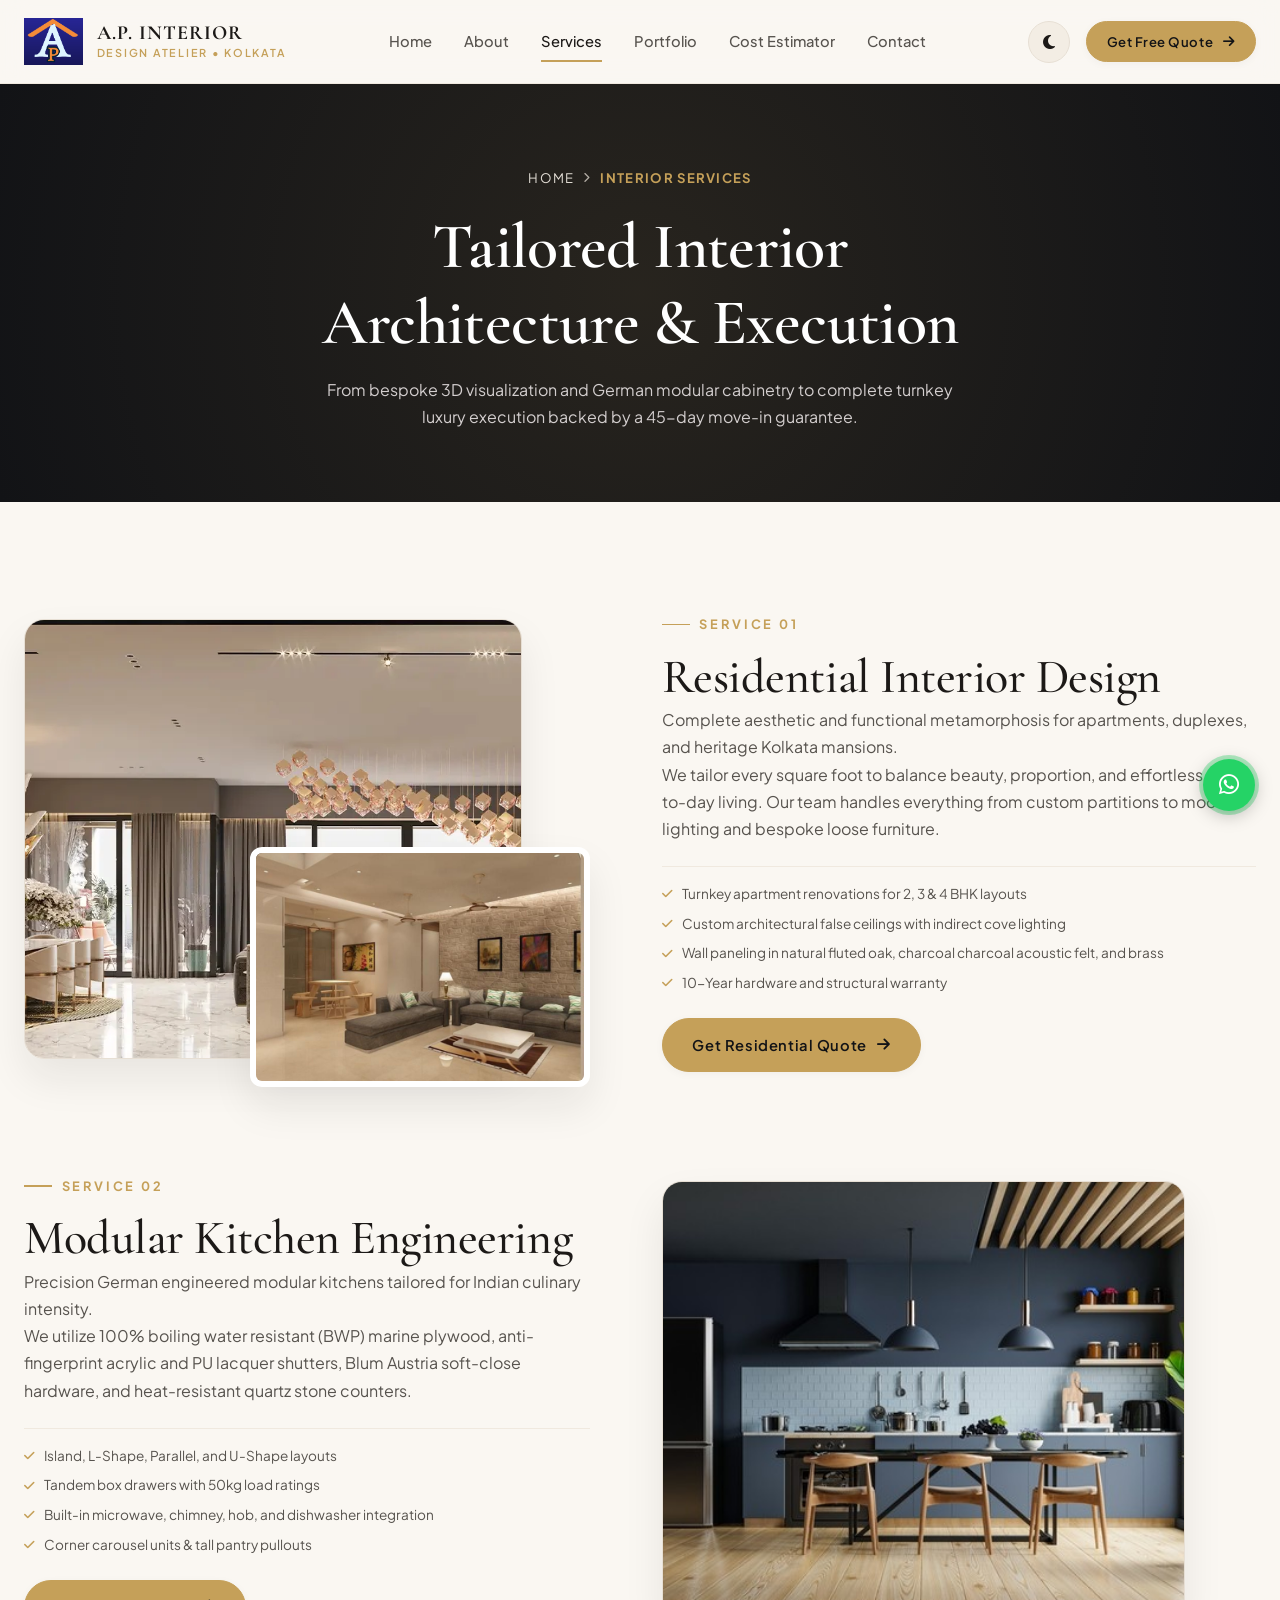
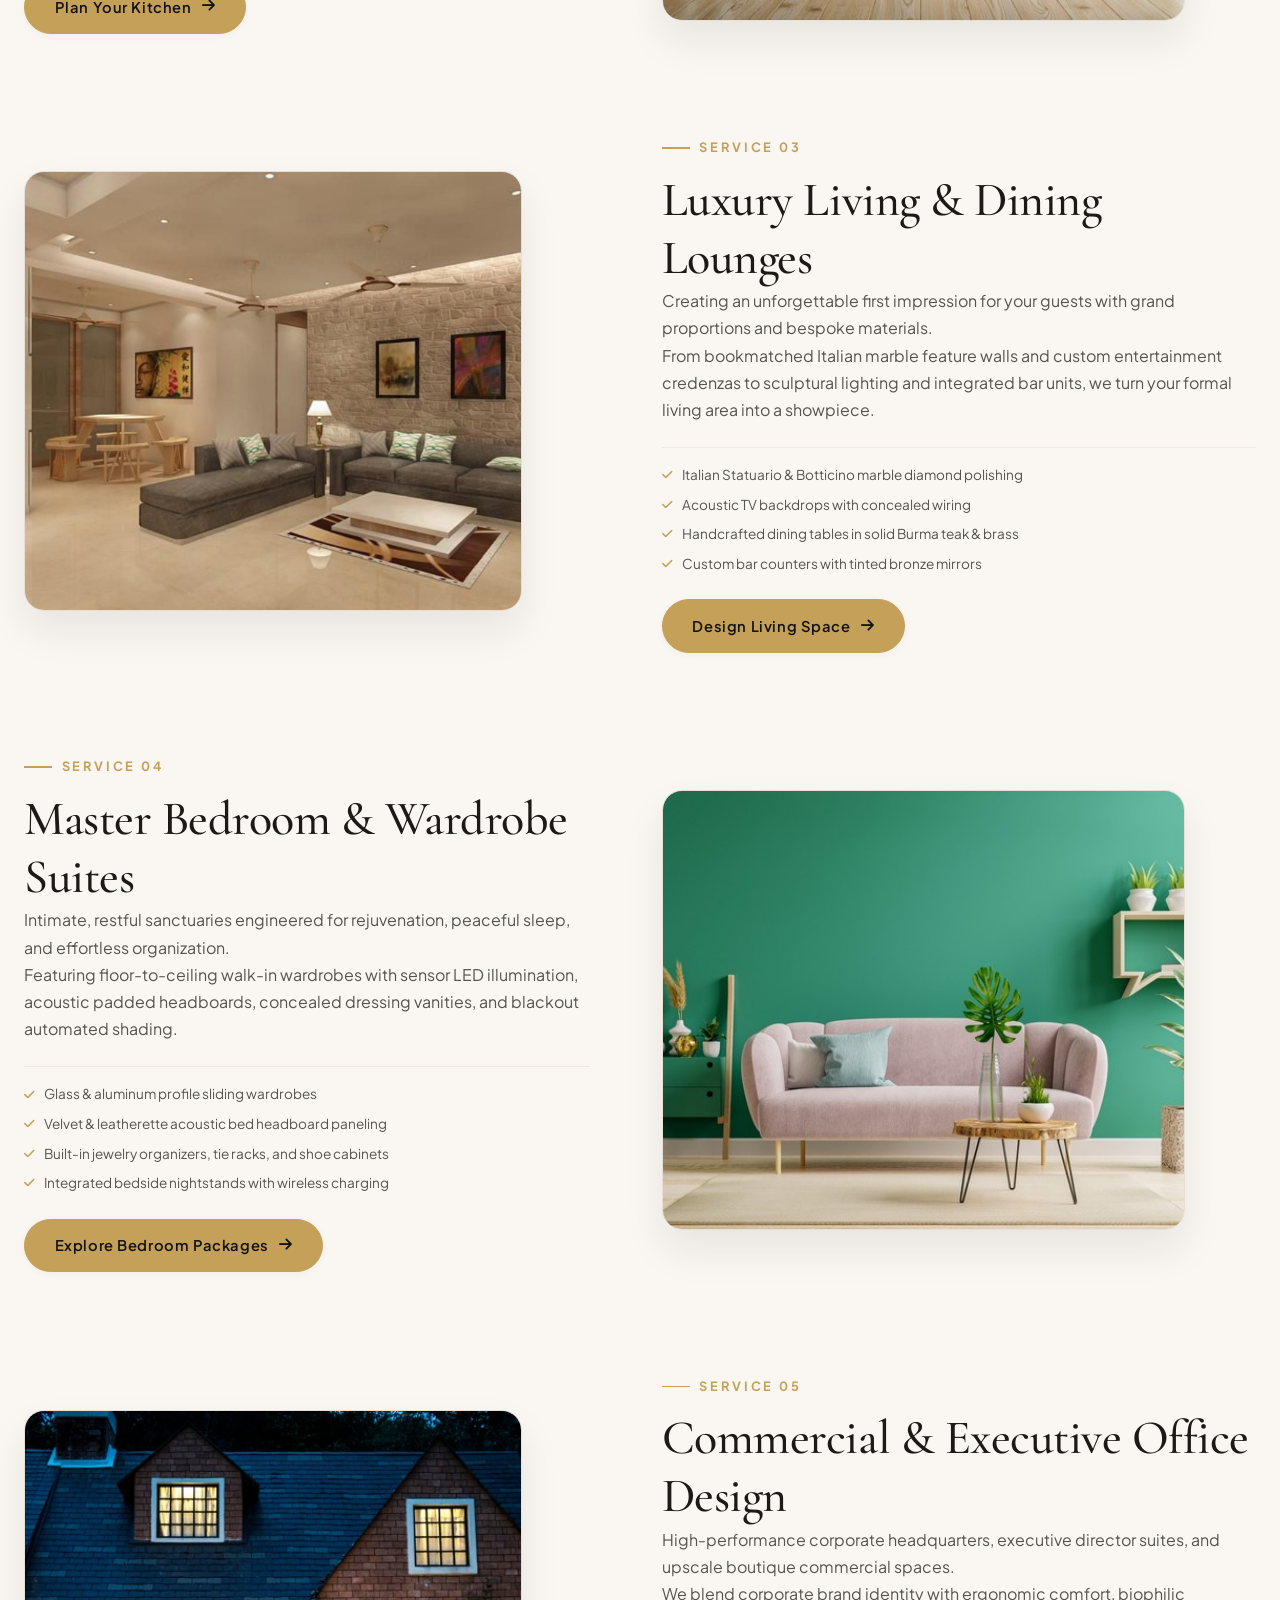
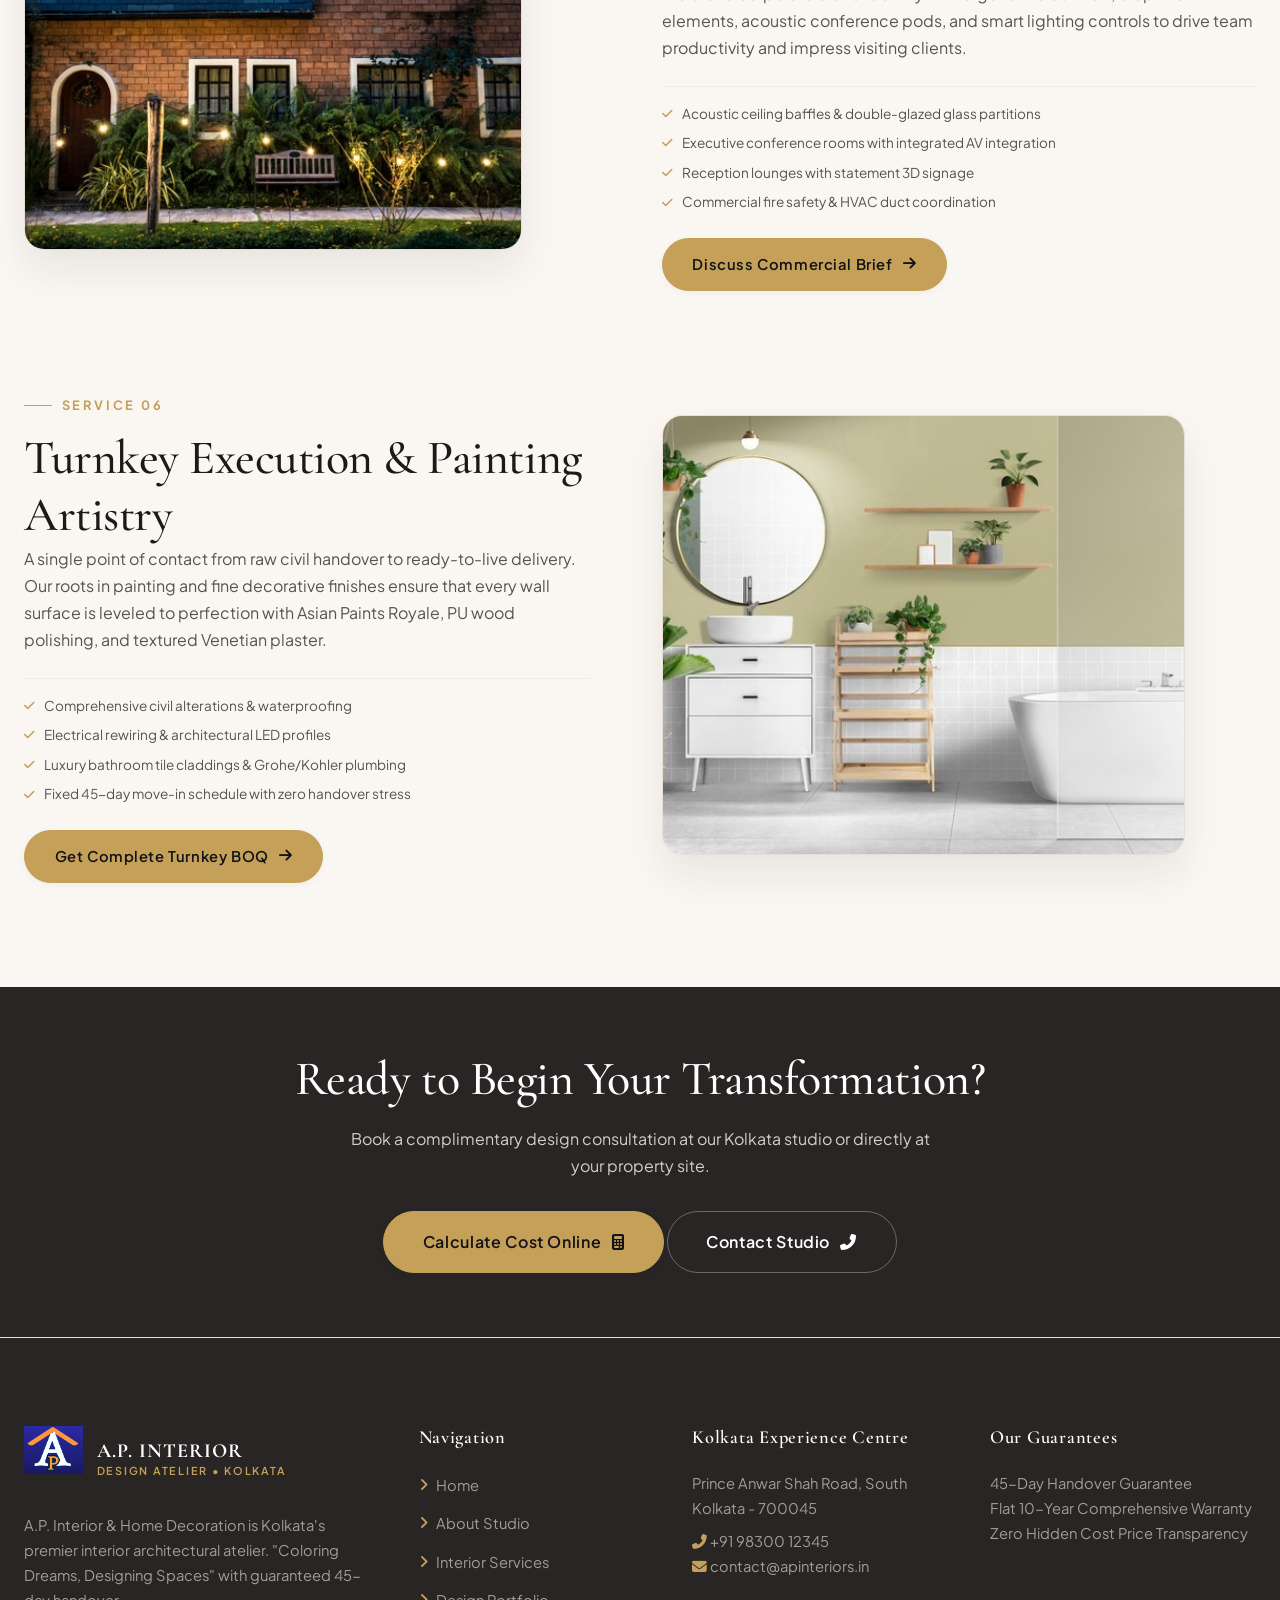
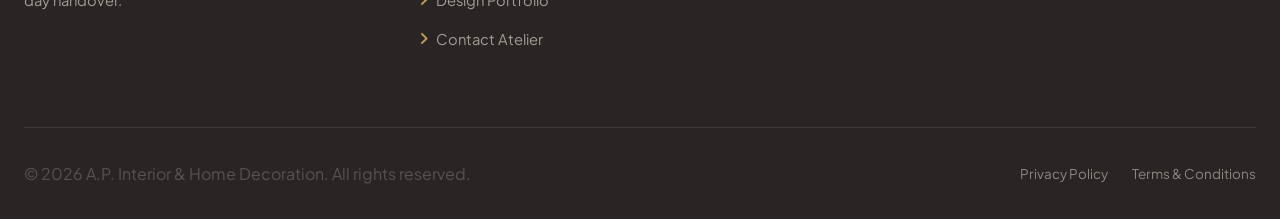
<file: services.html>
<!DOCTYPE html>
<html lang="en" data-theme="light">
<head>
  <meta charset="UTF-8" />
  <meta name="viewport" content="width=device-width, initial-scale=1.0" />
  <title>Interior Design Services &amp; Packages | A.P. Interior Kolkata</title>
  <meta name="description" content="Explore our bespoke interior design services in Kolkata: luxury residential, German modular kitchens, master suites, commercial offices, and turnkey solutions." />

  <!-- Fonts & Icons -->
  <link rel="preconnect" href="https://fonts.googleapis.com">
  <link rel="preconnect" href="https://fonts.gstatic.com" crossorigin>
  <link href="https://fonts.googleapis.com/css2?family=Cormorant+Garamond:ital,wght@0,400;0,500;0,600;0,700;1,400;1,600&family=Plus+Jakarta+Sans:wght@300;400;500;600;700&display=swap" rel="stylesheet">
  <link rel="stylesheet" href="https://cdnjs.cloudflare.com/ajax/libs/font-awesome/6.4.0/css/all.min.css" />

  <!-- Stylesheet -->
  <link rel="stylesheet" href="style.css" />
</head>
<body>

  <!-- HEADER -->
  <header class="site-header">
    <div class="container header-inner">
      <a href="index.html" class="brand-logo-link" aria-label="A.P. Interior Homepage">
        <img src="IMAGE/LOGO1.png" alt="A.P. Interior Monogram" class="brand-logo-img" />
        <div class="brand-text-block">
          <span class="brand-title">A.P. INTERIOR</span>
          <span class="brand-subtitle">Design Atelier &bull; Kolkata</span>
        </div>
      </a>

      <nav class="desktop-nav" aria-label="Main Navigation">
        <a href="index.html" class="nav-link">Home</a>
        <a href="about.html" class="nav-link">About</a>
        <a href="services.html" class="nav-link active">Services</a>
        <a href="projects.html" class="nav-link">Portfolio</a>
        <a href="index.html#estimator" class="nav-link">Cost Estimator</a>
        <a href="contact.html" class="nav-link">Contact</a>
      </nav>

      <div class="header-actions">
        <button class="theme-toggle-btn" aria-label="Toggle theme mode" title="Switch Theme">
          <i class="fas fa-moon"></i>
        </button>
        <a href="quote.html" class="btn btn-primary btn-sm d-none-mobile">
          <span>Get Free Quote</span>
          <i class="fas fa-arrow-right"></i>
        </a>
        <button class="mobile-menu-toggle" aria-label="Open Mobile Menu">
          <i class="fas fa-bars"></i>
        </button>
      </div>
    </div>
  </header>

  <!-- Mobile Drawer -->
  <div class="drawer-backdrop" aria-hidden="true"></div>
  <aside class="mobile-nav-drawer" aria-label="Mobile Navigation Drawer">
    <div class="drawer-header">
      <div class="brand-text-block">
        <span class="brand-title">A.P. INTERIOR</span>
        <span class="brand-subtitle">Luxury Living &bull; Kolkata</span>
      </div>
      <button class="drawer-close-btn" aria-label="Close Mobile Menu"><i class="fas fa-times"></i></button>
    </div>
    <nav class="mobile-nav-links">
      <a href="index.html" class="mobile-nav-link"><span>Home</span><i class="fas fa-chevron-right"></i></a>
      <a href="about.html" class="mobile-nav-link"><span>About Studio</span><i class="fas fa-chevron-right"></i></a>
      <a href="services.html" class="mobile-nav-link active"><span>Interior Services</span><i class="fas fa-chevron-right"></i></a>
      <a href="projects.html" class="mobile-nav-link"><span>Design Portfolio</span><i class="fas fa-chevron-right"></i></a>
      <a href="contact.html" class="mobile-nav-link"><span>Contact Atelier</span><i class="fas fa-chevron-right"></i></a>
    </nav>
  </aside>

  <!-- PAGE HERO & BREADCRUMBS -->
  <section class="page-hero">
    <div class="page-hero-overlay"></div>
    <div class="container page-hero-content">
      <div class="breadcrumbs">
        <a href="index.html">Home</a>
        <i class="fas fa-chevron-right" style="font-size: 0.65rem;"></i>
        <span class="current">Interior Services</span>
      </div>
      <h1>Tailored Interior Architecture &amp; Execution</h1>
      <p style="color: #D3CECE; max-width: 650px; margin: 0 auto;">
        From bespoke 3D visualization and German modular cabinetry to complete turnkey luxury execution backed by a 45-day move-in guarantee.
      </p>
    </div>
  </section>

  <!-- DETAILED SERVICES PILLARS -->
  <main class="section-padding">
    <div class="container">

      <!-- 1. Residential Interior Design -->
      <section id="residential" class="about-grid" style="margin-bottom: 6rem; align-items: center;">
        <div class="about-visual-stack">
          <img src="IMAGE/img1.webp" alt="Residential Interior Design Kolkata" class="about-image-primary" style="height: 440px;" />
          <img src="IMAGE/home-bg.jpg" alt="Living Room Renovation" class="about-image-secondary" style="height: 240px; width: 60%;" />
        </div>
        <div>
          <span class="section-tag">Service 01</span>
          <h2>Residential Interior Design</h2>
          <p class="lead-text">Complete aesthetic and functional metamorphosis for apartments, duplexes, and heritage Kolkata mansions.</p>
          <p>We tailor every square foot to balance beauty, proportion, and effortless day-to-day living. Our team handles everything from custom partitions to mood lighting and bespoke loose furniture.</p>
          <ul class="service-feature-list" style="margin: 1.5rem 0;">
            <li><i class="fas fa-check"></i> Turnkey apartment renovations for 2, 3 &amp; 4 BHK layouts</li>
            <li><i class="fas fa-check"></i> Custom architectural false ceilings with indirect cove lighting</li>
            <li><i class="fas fa-check"></i> Wall paneling in natural fluted oak, charcoal charcoal acoustic felt, and brass</li>
            <li><i class="fas fa-check"></i> 10-Year hardware and structural warranty</li>
          </ul>
          <a href="quote.html" class="btn btn-primary"><span>Get Residential Quote</span><i class="fas fa-arrow-right"></i></a>
        </div>
      </section>

      <!-- 2. German Modular Kitchen Design -->
      <section id="kitchens" class="about-grid" style="margin-bottom: 6rem; align-items: center;">
        <div>
          <span class="section-tag">Service 02</span>
          <h2>Modular Kitchen Engineering</h2>
          <p class="lead-text">Precision German engineered modular kitchens tailored for Indian culinary intensity.</p>
          <p>We utilize 100% boiling water resistant (BWP) marine plywood, anti-fingerprint acrylic and PU lacquer shutters, Blum Austria soft-close hardware, and heat-resistant quartz stone counters.</p>
          <ul class="service-feature-list" style="margin: 1.5rem 0;">
            <li><i class="fas fa-check"></i> Island, L-Shape, Parallel, and U-Shape layouts</li>
            <li><i class="fas fa-check"></i> Tandem box drawers with 50kg load ratings</li>
            <li><i class="fas fa-check"></i> Built-in microwave, chimney, hob, and dishwasher integration</li>
            <li><i class="fas fa-check"></i> Corner carousel units &amp; tall pantry pullouts</li>
          </ul>
          <a href="quote.html" class="btn btn-primary"><span>Plan Your Kitchen</span><i class="fas fa-arrow-right"></i></a>
        </div>
        <div class="about-visual-stack">
          <img src="IMAGE/img-4.jpg" alt="German Modular Kitchen" class="about-image-primary" style="height: 440px;" />
        </div>
      </section>

      <!-- 3. Luxury Living & Dining Lounges -->
      <section id="living" class="about-grid" style="margin-bottom: 6rem; align-items: center;">
        <div class="about-visual-stack">
          <img src="IMAGE/home-bg.jpg" alt="Luxury Living Room Design" class="about-image-primary" style="height: 440px;" />
        </div>
        <div>
          <span class="section-tag">Service 03</span>
          <h2>Luxury Living &amp; Dining Lounges</h2>
          <p class="lead-text">Creating an unforgettable first impression for your guests with grand proportions and bespoke materials.</p>
          <p>From bookmatched Italian marble feature walls and custom entertainment credenzas to sculptural lighting and integrated bar units, we turn your formal living area into a showpiece.</p>
          <ul class="service-feature-list" style="margin: 1.5rem 0;">
            <li><i class="fas fa-check"></i> Italian Statuario &amp; Botticino marble diamond polishing</li>
            <li><i class="fas fa-check"></i> Acoustic TV backdrops with concealed wiring</li>
            <li><i class="fas fa-check"></i> Handcrafted dining tables in solid Burma teak &amp; brass</li>
            <li><i class="fas fa-check"></i> Custom bar counters with tinted bronze mirrors</li>
          </ul>
          <a href="quote.html" class="btn btn-primary"><span>Design Living Space</span><i class="fas fa-arrow-right"></i></a>
        </div>
      </section>

      <!-- 4. Master Bedroom & Wardrobe Suites -->
      <section id="bedroom" class="about-grid" style="margin-bottom: 6rem; align-items: center;">
        <div>
          <span class="section-tag">Service 04</span>
          <h2>Master Bedroom &amp; Wardrobe Suites</h2>
          <p class="lead-text">Intimate, restful sanctuaries engineered for rejuvenation, peaceful sleep, and effortless organization.</p>
          <p>Featuring floor-to-ceiling walk-in wardrobes with sensor LED illumination, acoustic padded headboards, concealed dressing vanities, and blackout automated shading.</p>
          <ul class="service-feature-list" style="margin: 1.5rem 0;">
            <li><i class="fas fa-check"></i> Glass &amp; aluminum profile sliding wardrobes</li>
            <li><i class="fas fa-check"></i> Velvet &amp; leatherette acoustic bed headboard paneling</li>
            <li><i class="fas fa-check"></i> Built-in jewelry organizers, tie racks, and shoe cabinets</li>
            <li><i class="fas fa-check"></i> Integrated bedside nightstands with wireless charging</li>
          </ul>
          <a href="quote.html" class="btn btn-primary"><span>Explore Bedroom Packages</span><i class="fas fa-arrow-right"></i></a>
        </div>
        <div class="about-visual-stack">
          <img src="IMAGE/img-2.jpg" alt="Master Bedroom Design" class="about-image-primary" style="height: 440px;" />
        </div>
      </section>

      <!-- 5. Commercial, Corporate & Retail Design -->
      <section id="commercial" class="about-grid" style="margin-bottom: 6rem; align-items: center;">
        <div class="about-visual-stack">
          <img src="IMAGE/img-1.jpg" alt="Commercial Office Interior Design" class="about-image-primary" style="height: 440px;" />
        </div>
        <div>
          <span class="section-tag">Service 05</span>
          <h2>Commercial &amp; Executive Office Design</h2>
          <p class="lead-text">High-performance corporate headquarters, executive director suites, and upscale boutique commercial spaces.</p>
          <p>We blend corporate brand identity with ergonomic comfort, biophilic elements, acoustic conference pods, and smart lighting controls to drive team productivity and impress visiting clients.</p>
          <ul class="service-feature-list" style="margin: 1.5rem 0;">
            <li><i class="fas fa-check"></i> Acoustic ceiling baffles &amp; double-glazed glass partitions</li>
            <li><i class="fas fa-check"></i> Executive conference rooms with integrated AV integration</li>
            <li><i class="fas fa-check"></i> Reception lounges with statement 3D signage</li>
            <li><i class="fas fa-check"></i> Commercial fire safety &amp; HVAC duct coordination</li>
          </ul>
          <a href="contact.html" class="btn btn-primary"><span>Discuss Commercial Brief</span><i class="fas fa-arrow-right"></i></a>
        </div>
      </section>

      <!-- 6. Complete Turnkey Solutions & Premium Painting -->
      <section id="turnkey" class="about-grid" style="align-items: center;">
        <div>
          <span class="section-tag">Service 06</span>
          <h2>Turnkey Execution &amp; Painting Artistry</h2>
          <p class="lead-text">A single point of contact from raw civil handover to ready-to-live delivery.</p>
          <p>Our roots in painting and fine decorative finishes ensure that every wall surface is leveled to perfection with Asian Paints Royale, PU wood polishing, and textured Venetian plaster.</p>
          <ul class="service-feature-list" style="margin: 1.5rem 0;">
            <li><i class="fas fa-check"></i> Comprehensive civil alterations &amp; waterproofing</li>
            <li><i class="fas fa-check"></i> Electrical rewiring &amp; architectural LED profiles</li>
            <li><i class="fas fa-check"></i> Luxury bathroom tile claddings &amp; Grohe/Kohler plumbing</li>
            <li><i class="fas fa-check"></i> Fixed 45-day move-in schedule with zero handover stress</li>
          </ul>
          <a href="quote.html" class="btn btn-primary"><span>Get Complete Turnkey BOQ</span><i class="fas fa-arrow-right"></i></a>
        </div>
        <div class="about-visual-stack">
          <img src="IMAGE/img-5.jpg" alt="Turnkey Luxury Bathroom" class="about-image-primary" style="height: 440px;" />
        </div>
      </section>

    </div>
  </main>

  <!-- CTA STRIP -->
  <section class="section-padding-sm" style="background-color: var(--accent-charcoal); color: #FFFFFF; text-align: center;">
    <div class="container">
      <h2 style="color: #FFFFFF; margin-bottom: 1rem;">Ready to Begin Your Transformation?</h2>
      <p style="color: #D3CECE; max-width: 600px; margin: 0 auto 2rem auto;">
        Book a complimentary design consultation at our Kolkata studio or directly at your property site.
      </p>
      <div class="d-flex justify-content-center gap-3 flex-wrap">
        <a href="quote.html" class="btn btn-primary btn-lg"><span>Calculate Cost Online</span><i class="fas fa-calculator"></i></a>
        <a href="contact.html" class="btn btn-secondary btn-lg" style="color: #FFFFFF; border-color: rgba(255,255,255,0.3);"><span>Contact Studio</span><i class="fas fa-phone-alt"></i></a>
      </div>
    </div>
  </section>

  <!-- FOOTER -->
  <footer class="site-footer">
    <div class="container">
      <div class="footer-grid">
        <div class="footer-col footer-brand">
          <a href="index.html" class="brand-logo-link" style="margin-bottom: 1.25rem;">
            <img src="IMAGE/LOGO1.png" alt="A.P. Interior Logo" class="brand-logo-img" />
            <div class="brand-text-block">
              <span class="brand-title" style="color: #FFFFFF;">A.P. INTERIOR</span>
              <span class="brand-subtitle">Design Atelier &bull; Kolkata</span>
            </div>
          </a>
          <p>A.P. Interior &amp; Home Decoration is Kolkata's premier interior architectural atelier. "Coloring Dreams, Designing Spaces" with guaranteed 45-day handover.</p>
        </div>

        <div class="footer-col">
          <h4>Navigation</h4>
          <ul class="footer-links-list">
            <li><a href="index.html"><i class="fas fa-angle-right text-gold"></i> Home</a></li>
            <li><a href="about.html"><i class="fas fa-angle-right text-gold"></i> About Studio</a></li>
            <li><a href="services.html"><i class="fas fa-angle-right text-gold"></i> Interior Services</a></li>
            <li><a href="projects.html"><i class="fas fa-angle-right text-gold"></i> Design Portfolio</a></li>
            <li><a href="contact.html"><i class="fas fa-angle-right text-gold"></i> Contact Atelier</a></li>
          </ul>
        </div>

        <div class="footer-col">
          <h4>Kolkata Experience Centre</h4>
          <p>Prince Anwar Shah Road, South Kolkata - 700045</p>
          <p style="margin-top: 0.5rem;"><i class="fas fa-phone-alt text-gold"></i> +91 98300 12345</p>
          <p><i class="fas fa-envelope text-gold"></i> contact@apinteriors.in</p>
        </div>

        <div class="footer-col">
          <h4>Our Guarantees</h4>
          <p>45-Day Handover Guarantee</p>
          <p>Flat 10-Year Comprehensive Warranty</p>
          <p>Zero Hidden Cost Price Transparency</p>
        </div>
      </div>

      <div class="footer-bottom-bar">
        <p>&copy; 2026 A.P. Interior &amp; Home Decoration. All rights reserved.</p>
        <div class="footer-legal-links">
          <a href="#">Privacy Policy</a>
          <a href="#">Terms &amp; Conditions</a>
        </div>
      </div>
    </div>
  </footer>

  <div class="floating-widgets">
    <a href="https://wa.me/919875443023" target="_blank" rel="noopener noreferrer" class="float-btn float-whatsapp" title="WhatsApp Chat" aria-label="WhatsApp Chat">
      <i class="fab fa-whatsapp"></i>
    </a>
    <button class="float-btn scroll-top-btn" title="Back to top" aria-label="Scroll to top">
      <i class="fas fa-arrow-up"></i>
    </button>
  </div>

  <script src="script.js" defer></script>
</body>
</html>
</file>
<file: style.css>
/* ==========================================================================
   A.P. INTERIOR & HOME DECORATION - PREMIUM DESIGN SYSTEM
   "Coloring Dreams, Designing Spaces" - Kolkata Luxury Interiors
   ========================================================================== */

/* --------------------------------------------------------------------------
   1. ROOT VARIABLES & THEME TOKENS
   -------------------------------------------------------------------------- */
:root {
  /* Fonts */
  --font-serif: 'Cormorant Garamond', 'Playfair Display', Georgia, serif;
  --font-sans: 'Plus Jakarta Sans', -apple-system, BlinkMacSystemFont, 'Segoe UI', Roboto, sans-serif;
  
  /* Light Theme (Default: Warm Beige, Cream, Off-White, Charcoal, Muted Gold) */
  --bg-primary: #FAF7F2;
  --bg-secondary: #F3EDE4;
  --bg-tertiary: #EAE2D7;
  --bg-card: #FFFFFF;
  --bg-card-hover: #FDFCFA;
  --bg-elevated: #FFFFFF;
  --bg-glass: rgba(250, 247, 242, 0.85);
  
  --text-primary: #1C1917;
  --text-secondary: #57534E;
  --text-muted: #8A847C;
  --text-inverted: #FFFFFF;
  
  --accent-gold: #C5A059;
  --accent-gold-hover: #B38E46;
  --accent-gold-light: rgba(197, 160, 89, 0.12);
  --accent-gold-glow: rgba(197, 160, 89, 0.25);
  
  --accent-charcoal: #292524;
  --accent-deep-brown: #44382C;
  --accent-cream: #F5EFEB;
  
  --border-color: #E7DFD4;
  --border-color-light: #F0E9DF;
  --border-accent: rgba(197, 160, 89, 0.35);
  
  --shadow-sm: 0 2px 8px rgba(28, 25, 23, 0.04);
  --shadow-md: 0 8px 24px rgba(28, 25, 23, 0.06);
  --shadow-lg: 0 20px 40px rgba(28, 25, 23, 0.08);
  --shadow-gold: 0 10px 30px rgba(197, 160, 89, 0.2);
  
  --radius-sm: 6px;
  --radius-md: 12px;
  --radius-lg: 20px;
  --radius-full: 9999px;
  
  --transition-fast: 0.2s ease;
  --transition-smooth: 0.35s cubic-bezier(0.16, 1, 0.3, 1);
  --transition-slow: 0.6s cubic-bezier(0.16, 1, 0.3, 1);
  
  --container-max: 1280px;
  --header-height: 84px;
}

/* --------------------------------------------------------------------------
   Dark Mode System (Explicit and Intentionally Designed)
   -------------------------------------------------------------------------- */
[data-theme="dark"] {
  --bg-primary: #121316;
  --bg-secondary: #191B20;
  --bg-tertiary: #22252C;
  --bg-card: #1C1E24;
  --bg-card-hover: #242730;
  --bg-elevated: #242730;
  --bg-glass: rgba(18, 19, 22, 0.88);
  
  --text-primary: #F5F3EF;
  --text-secondary: #B6B2A9;
  --text-muted: #7E7A73;
  --text-inverted: #121316;
  
  --accent-gold: #D4AF37;
  --accent-gold-hover: #E3C154;
  --accent-gold-light: rgba(212, 175, 55, 0.14);
  --accent-gold-glow: rgba(212, 175, 55, 0.35);
  
  --accent-charcoal: #0F1012;
  --accent-deep-brown: #33271C;
  --accent-cream: #282420;
  
  --border-color: #2D3039;
  --border-color-light: #252830;
  --border-accent: rgba(212, 175, 55, 0.4);
  
  --shadow-sm: 0 2px 8px rgba(0, 0, 0, 0.3);
  --shadow-md: 0 8px 24px rgba(0, 0, 0, 0.45);
  --shadow-lg: 0 20px 40px rgba(0, 0, 0, 0.6);
  --shadow-gold: 0 10px 30px rgba(212, 175, 55, 0.15);
}

/* --------------------------------------------------------------------------
   2. GLOBAL RESET & BASE STYLES
   -------------------------------------------------------------------------- */
*, *::before, *::after {
  margin: 0;
  padding: 0;
  box-sizing: border-box;
}

html {
  font-size: 16px;
  scroll-behavior: smooth;
  scroll-padding-top: var(--header-height);
  -webkit-font-smoothing: antialiased;
  -moz-osx-font-smoothing: grayscale;
}

body {
  font-family: var(--font-sans);
  background-color: var(--bg-primary);
  color: var(--text-primary);
  line-height: 1.65;
  transition: background-color var(--transition-smooth), color var(--transition-smooth);
  overflow-x: hidden;
  position: relative;
}

img, picture, video, canvas, svg {
  display: block;
  max-width: 100%;
  height: auto;
}

input, button, textarea, select {
  font: inherit;
  color: inherit;
}

a {
  color: inherit;
  text-decoration: none;
  transition: color var(--transition-fast);
}

ul, ol {
  list-style: none;
}

/* --------------------------------------------------------------------------
   3. TYPOGRAPHY SYSTEM
   -------------------------------------------------------------------------- */
h1, h2, h3, h4, h5, h6 {
  font-family: var(--font-serif);
  color: var(--text-primary);
  line-height: 1.2;
  font-weight: 500;
  letter-spacing: -0.01em;
}

h1 {
  font-size: clamp(2.4rem, 5vw, 4rem);
  font-weight: 600;
}

h2 {
  font-size: clamp(2rem, 3.8vw, 3rem);
}

h3 {
  font-size: clamp(1.4rem, 2.4vw, 1.85rem);
}

h4 {
  font-size: 1.25rem;
}

p {
  color: var(--text-secondary);
  font-size: 1rem;
  line-height: 1.7;
}

.text-gold {
  color: var(--accent-gold) !important;
}

.font-serif {
  font-family: var(--font-serif);
}

.section-tag {
  display: inline-flex;
  align-items: center;
  gap: 0.6rem;
  font-size: 0.8rem;
  text-transform: uppercase;
  letter-spacing: 0.22em;
  font-weight: 700;
  color: var(--accent-gold);
  margin-bottom: 0.85rem;
}

.section-tag::before {
  content: "";
  display: inline-block;
  width: 28px;
  height: 1.5px;
  background-color: var(--accent-gold);
}

.section-heading-wrap {
  text-align: center;
  max-width: 720px;
  margin: 0 auto 3.5rem auto;
}

.section-heading-wrap.text-start {
  text-align: left;
  margin-left: 0;
}

.section-heading-wrap p {
  font-size: 1.1rem;
  margin-top: 0.85rem;
}

/* --------------------------------------------------------------------------
   4. LAYOUT & CONTAINERS
   -------------------------------------------------------------------------- */
.container {
  width: 100%;
  max-width: var(--container-max);
  margin-left: auto;
  margin-right: auto;
  padding-left: 1.5rem;
  padding-right: 1.5rem;
}

.section-padding {
  padding: 6.5rem 0;
}

.section-padding-sm {
  padding: 4rem 0;
}

/* --------------------------------------------------------------------------
   5. BUTTONS & INTERACTIVE ELEMENTS
   -------------------------------------------------------------------------- */
.btn {
  display: inline-flex;
  align-items: center;
  justify-content: center;
  gap: 0.65rem;
  padding: 0.85rem 1.85rem;
  font-size: 0.92rem;
  font-weight: 600;
  letter-spacing: 0.04em;
  border-radius: var(--radius-full);
  border: 1px solid transparent;
  cursor: pointer;
  transition: all var(--transition-fast);
  text-decoration: none;
  white-space: nowrap;
}

.btn-primary {
  background-color: var(--accent-gold);
  color: #121316;
  border-color: var(--accent-gold);
  box-shadow: var(--shadow-sm);
}

.btn-primary:hover {
  background-color: var(--accent-gold-hover);
  border-color: var(--accent-gold-hover);
  color: #0B0C0E;
  transform: translateY(-2px);
  box-shadow: var(--shadow-gold);
}

.btn-secondary {
  background-color: transparent;
  color: var(--text-primary);
  border-color: var(--border-color);
}

.btn-secondary:hover {
  background-color: var(--bg-secondary);
  border-color: var(--accent-gold);
  color: var(--accent-gold);
  transform: translateY(-2px);
}

.btn-outline-gold {
  background-color: transparent;
  color: var(--accent-gold);
  border-color: var(--accent-gold);
}

.btn-outline-gold:hover {
  background-color: var(--accent-gold);
  color: #121316;
  box-shadow: var(--shadow-gold);
}

.btn-dark {
  background-color: var(--accent-charcoal);
  color: #FFFFFF;
  border-color: var(--accent-charcoal);
}

.btn-dark:hover {
  background-color: #000000;
  transform: translateY(-2px);
  box-shadow: var(--shadow-md);
}

.btn-sm {
  padding: 0.55rem 1.25rem;
  font-size: 0.82rem;
}

.btn-lg {
  padding: 1.05rem 2.4rem;
  font-size: 1rem;
}

/* --------------------------------------------------------------------------
   6. HEADER & NAVIGATION
   -------------------------------------------------------------------------- */
.site-header {
  position: fixed;
  top: 0;
  left: 0;
  width: 100%;
  height: var(--header-height);
  background-color: var(--bg-glass);
  backdrop-filter: blur(14px);
  -webkit-backdrop-filter: blur(14px);
  z-index: 1000;
  border-bottom: 1px solid var(--border-color-light);
  transition: all var(--transition-smooth);
}

.site-header.scrolled {
  height: 72px;
  background-color: var(--bg-card);
  box-shadow: var(--shadow-md);
  border-bottom-color: var(--border-color);
}

.header-inner {
  height: 100%;
  display: flex;
  align-items: center;
  justify-content: space-between;
  gap: 1.5rem;
}

.brand-logo-link {
  display: flex;
  align-items: center;
  gap: 0.85rem;
  text-decoration: none;
}

.brand-logo-img {
  height: 48px;
  width: auto;
  object-fit: contain;
  transition: transform var(--transition-fast);
}

.brand-logo-link:hover .brand-logo-img {
  transform: scale(1.04);
}

.brand-text-block {
  display: flex;
  flex-direction: column;
}

.brand-title {
  font-family: var(--font-serif);
  font-size: 1.25rem;
  font-weight: 700;
  letter-spacing: 0.05em;
  color: var(--text-primary);
  line-height: 1.1;
}

.brand-subtitle {
  font-size: 0.68rem;
  letter-spacing: 0.16em;
  text-transform: uppercase;
  color: var(--accent-gold);
  font-weight: 600;
}

/* Desktop Nav Menu */
.desktop-nav {
  display: flex;
  align-items: center;
  gap: 2rem;
}

.nav-link {
  font-size: 0.92rem;
  font-weight: 500;
  color: var(--text-secondary);
  position: relative;
  padding: 0.5rem 0;
  transition: color var(--transition-fast);
}

.nav-link::after {
  content: "";
  position: absolute;
  bottom: 0;
  left: 0;
  width: 0;
  height: 2px;
  background-color: var(--accent-gold);
  transition: width var(--transition-fast);
}

.nav-link:hover,
.nav-link.active {
  color: var(--text-primary);
}

.nav-link:hover::after,
.nav-link.active::after {
  width: 100%;
}

.header-actions {
  display: flex;
  align-items: center;
  gap: 1rem;
}

/* Theme Toggle Button */
.theme-toggle-btn {
  background: var(--bg-secondary);
  border: 1px solid var(--border-color);
  color: var(--text-primary);
  width: 42px;
  height: 42px;
  border-radius: 50%;
  display: flex;
  align-items: center;
  justify-content: center;
  cursor: pointer;
  transition: all var(--transition-fast);
  font-size: 1rem;
}

.theme-toggle-btn:hover {
  background: var(--accent-gold-light);
  border-color: var(--accent-gold);
  color: var(--accent-gold);
  transform: rotate(15deg);
}

/* Mobile Menu Toggle */
.mobile-menu-toggle {
  display: none;
  background: none;
  border: none;
  color: var(--text-primary);
  font-size: 1.45rem;
  cursor: pointer;
  padding: 0.5rem;
}

/* Mobile Drawer */
.mobile-nav-drawer {
  position: fixed;
  top: 0;
  right: -100%;
  width: 100%;
  max-width: 380px;
  height: 100vh;
  background-color: var(--bg-card);
  z-index: 1100;
  padding: 2rem 1.85rem;
  display: flex;
  flex-direction: column;
  box-shadow: var(--shadow-lg);
  transition: right var(--transition-smooth);
  overflow-y: auto;
}

.mobile-nav-drawer.open {
  right: 0;
}

.drawer-backdrop {
  position: fixed;
  top: 0;
  left: 0;
  width: 100vw;
  height: 100vh;
  background-color: rgba(0, 0, 0, 0.6);
  backdrop-filter: blur(4px);
  z-index: 1090;
  opacity: 0;
  pointer-events: none;
  transition: opacity var(--transition-fast);
}

.drawer-backdrop.active {
  opacity: 1;
  pointer-events: auto;
}

.drawer-header {
  display: flex;
  align-items: center;
  justify-content: space-between;
  margin-bottom: 2.5rem;
  padding-bottom: 1rem;
  border-bottom: 1px solid var(--border-color);
}

.drawer-close-btn {
  background: none;
  border: none;
  font-size: 1.4rem;
  color: var(--text-secondary);
  cursor: pointer;
  padding: 0.35rem;
}

.mobile-nav-links {
  display: flex;
  flex-direction: column;
  gap: 1.25rem;
  margin-bottom: 2.5rem;
}

.mobile-nav-link {
  font-size: 1.25rem;
  font-family: var(--font-serif);
  color: var(--text-primary);
  display: flex;
  align-items: center;
  justify-content: space-between;
  padding: 0.6rem 0;
  border-bottom: 1px solid var(--border-color-light);
}

.mobile-nav-link:hover,
.mobile-nav-link.active {
  color: var(--accent-gold);
}

.mobile-drawer-footer {
  margin-top: auto;
  padding-top: 1.5rem;
}

/* --------------------------------------------------------------------------
   7. HERO SECTION
   -------------------------------------------------------------------------- */
.hero-section {
  position: relative;
  min-height: calc(100vh - var(--header-height));
  margin-top: var(--header-height);
  display: flex;
  align-items: center;
  overflow: hidden;
  padding: 4.5rem 0 5.5rem 0;
  background-color: #0D0E11;
  color: #FFFFFF;
}

.hero-bg-media {
  position: absolute;
  top: 0;
  left: 0;
  width: 100%;
  height: 100%;
  z-index: 1;
  overflow: hidden;
}

.hero-bg-media img {
  width: 100%;
  height: 100%;
  object-fit: cover;
  object-position: center;
  opacity: 0.38;
  transform: scale(1.04);
  animation: heroKenBurns 24s ease infinite alternate;
}

@keyframes heroKenBurns {
  0% { transform: scale(1); }
  100% { transform: scale(1.08); }
}

.hero-gradient-overlay {
  position: absolute;
  top: 0;
  left: 0;
  width: 100%;
  height: 100%;
  background: radial-gradient(circle at 75% 30%, rgba(20, 22, 28, 0.45) 0%, rgba(13, 14, 17, 0.92) 80%);
  z-index: 2;
}

.hero-grid {
  position: relative;
  z-index: 3;
  display: grid;
  grid-template-columns: 1.25fr 0.95fr;
  gap: 3.5rem;
  align-items: center;
}

.hero-content {
  max-width: 650px;
}

.hero-badge {
  display: inline-flex;
  align-items: center;
  gap: 0.65rem;
  background: rgba(197, 160, 89, 0.16);
  border: 1px solid rgba(197, 160, 89, 0.4);
  color: #E6C875;
  padding: 0.45rem 1.15rem;
  border-radius: var(--radius-full);
  font-size: 0.82rem;
  font-weight: 600;
  letter-spacing: 0.08em;
  text-transform: uppercase;
  margin-bottom: 1.5rem;
}

.hero-title {
  color: #FFFFFF;
  margin-bottom: 1.35rem;
  line-height: 1.15;
}

.hero-title em {
  font-style: italic;
  font-weight: 400;
  color: #E6C875;
}

.hero-desc {
  color: #D3CECE;
  font-size: 1.15rem;
  line-height: 1.75;
  margin-bottom: 2.2rem;
}

.hero-cta-group {
  display: flex;
  align-items: center;
  flex-wrap: wrap;
  gap: 1.15rem;
  margin-bottom: 2.8rem;
}

/* Hero Trust Metrics Strip */
.hero-trust-strip {
  display: grid;
  grid-template-columns: repeat(3, 1fr);
  gap: 1.5rem;
  padding-top: 2rem;
  border-top: 1px solid rgba(255, 255, 255, 0.15);
}

.trust-metric-item h4 {
  font-size: 1.65rem;
  color: #E6C875;
  font-weight: 700;
  margin-bottom: 0.2rem;
}

.trust-metric-item p {
  font-size: 0.82rem;
  color: #B0A9A2;
  margin: 0;
  line-height: 1.35;
}

/* Hero Floating Consultation Card */
.hero-card-wrap {
  position: relative;
}

.hero-consult-card {
  background: var(--bg-card);
  border: 1px solid var(--border-color);
  border-radius: var(--radius-lg);
  padding: 2.4rem 2.2rem;
  box-shadow: var(--shadow-lg);
  color: var(--text-primary);
  position: relative;
  overflow: hidden;
}

.hero-consult-card::before {
  content: "";
  position: absolute;
  top: 0;
  left: 0;
  width: 100%;
  height: 4px;
  background: linear-gradient(90deg, var(--accent-gold), #e8c76b);
}

.card-header-badge {
  display: inline-block;
  background: var(--accent-gold-light);
  color: var(--accent-gold);
  font-size: 0.76rem;
  font-weight: 700;
  letter-spacing: 0.12em;
  text-transform: uppercase;
  padding: 0.3rem 0.8rem;
  border-radius: var(--radius-full);
  margin-bottom: 0.85rem;
}

.hero-consult-card h3 {
  font-size: 1.6rem;
  margin-bottom: 0.5rem;
}

.hero-consult-card p.card-sub {
  font-size: 0.9rem;
  color: var(--text-muted);
  margin-bottom: 1.6rem;
}

/* Form Styles */
.custom-form .form-group {
  margin-bottom: 1.15rem;
}

.custom-form label {
  display: block;
  font-size: 0.82rem;
  font-weight: 600;
  color: var(--text-secondary);
  margin-bottom: 0.4rem;
}

.custom-form .form-control {
  width: 100%;
  padding: 0.85rem 1.15rem;
  background-color: var(--bg-secondary);
  border: 1px solid var(--border-color);
  border-radius: var(--radius-md);
  color: var(--text-primary);
  font-size: 0.95rem;
  transition: all var(--transition-fast);
}

.custom-form .form-control:focus {
  outline: none;
  border-color: var(--accent-gold);
  background-color: var(--bg-card);
  box-shadow: 0 0 0 3px var(--accent-gold-light);
}

.phone-input-group {
  display: flex;
  align-items: center;
  background-color: var(--bg-secondary);
  border: 1px solid var(--border-color);
  border-radius: var(--radius-md);
  overflow: hidden;
  transition: border-color var(--transition-fast);
}

.phone-input-group:focus-within {
  border-color: var(--accent-gold);
  box-shadow: 0 0 0 3px var(--accent-gold-light);
}

.phone-prefix {
  padding: 0.85rem 0.95rem;
  font-weight: 600;
  color: var(--text-secondary);
  font-size: 0.92rem;
  border-right: 1px solid var(--border-color);
  background-color: var(--bg-tertiary);
  display: flex;
  align-items: center;
  gap: 0.35rem;
}

.phone-input-group input {
  flex: 1;
  padding: 0.85rem 1rem;
  border: none;
  background: transparent;
  color: var(--text-primary);
}

.phone-input-group input:focus {
  outline: none;
}

.custom-checkbox {
  display: flex;
  align-items: flex-start;
  gap: 0.65rem;
  font-size: 0.85rem;
  color: var(--text-secondary);
  cursor: pointer;
  margin: 1.15rem 0 1.45rem 0;
}

.custom-checkbox input[type="checkbox"] {
  accent-color: var(--accent-gold);
  width: 16px;
  height: 16px;
  margin-top: 0.15rem;
  cursor: pointer;
}

.form-privacy-note {
  font-size: 0.78rem;
  color: var(--text-muted);
  text-align: center;
  margin-top: 1rem;
}

.form-privacy-note a {
  color: var(--accent-gold);
  text-decoration: underline;
}

/* --------------------------------------------------------------------------
   8. GUARANTEES & TRUST PILLARS
   -------------------------------------------------------------------------- */
.guarantees-bar {
  background-color: var(--bg-card);
  border-bottom: 1px solid var(--border-color);
  padding: 2.2rem 0;
  position: relative;
  z-index: 10;
}

.guarantees-grid {
  display: grid;
  grid-template-columns: repeat(4, 1fr);
  gap: 2rem;
}

.guarantee-item {
  display: flex;
  align-items: center;
  gap: 1.15rem;
  padding: 0.85rem 1rem;
  border-radius: var(--radius-md);
  transition: transform var(--transition-fast);
}

.guarantee-item:hover {
  transform: translateY(-3px);
}

.guarantee-icon-box {
  width: 54px;
  height: 54px;
  min-width: 54px;
  border-radius: var(--radius-md);
  background-color: var(--accent-gold-light);
  color: var(--accent-gold);
  display: flex;
  align-items: center;
  justify-content: center;
  font-size: 1.4rem;
}

.guarantee-text h4 {
  font-size: 1.05rem;
  font-weight: 600;
  margin-bottom: 0.2rem;
}

.guarantee-text p {
  font-size: 0.85rem;
  margin: 0;
  color: var(--text-muted);
}

/* --------------------------------------------------------------------------
   9. ABOUT STUDIO & DESIGN PHILOSOPHY
   -------------------------------------------------------------------------- */
.about-section {
  background-color: var(--bg-primary);
}

.about-grid {
  display: grid;
  grid-template-columns: 1fr 1.05fr;
  gap: 4.5rem;
  align-items: center;
}

.about-visual-stack {
  position: relative;
}

.about-image-primary {
  width: 88%;
  height: 520px;
  border-radius: var(--radius-lg);
  object-fit: cover;
  box-shadow: var(--shadow-lg);
  border: 1px solid var(--border-color);
}

.about-image-secondary {
  position: absolute;
  bottom: -28px;
  right: 0;
  width: 54%;
  height: 300px;
  border-radius: var(--radius-md);
  object-fit: cover;
  box-shadow: var(--shadow-lg);
  border: 6px solid var(--bg-card);
}

.about-experience-badge {
  position: absolute;
  top: 35px;
  left: -20px;
  background-color: var(--accent-charcoal);
  color: #FFFFFF;
  padding: 1.5rem 1.8rem;
  border-radius: var(--radius-md);
  box-shadow: var(--shadow-md);
  border-left: 4px solid var(--accent-gold);
}

.about-experience-badge .years {
  font-family: var(--font-serif);
  font-size: 2.4rem;
  font-weight: 700;
  color: var(--accent-gold);
  line-height: 1;
}

.about-experience-badge .label {
  font-size: 0.78rem;
  text-transform: uppercase;
  letter-spacing: 0.12em;
  color: #D6D0C7;
  margin-top: 0.35rem;
}

.about-content-block .lead-text {
  font-size: 1.2rem;
  color: var(--text-primary);
  font-family: var(--font-serif);
  line-height: 1.6;
  margin-bottom: 1.4rem;
}

.philosophy-points {
  display: grid;
  grid-template-columns: repeat(2, 1fr);
  gap: 1.6rem;
  margin: 2.2rem 0;
}

.point-item {
  display: flex;
  gap: 0.85rem;
}

.point-item i {
  color: var(--accent-gold);
  font-size: 1.15rem;
  margin-top: 0.25rem;
}

.point-item h5 {
  font-size: 1rem;
  margin-bottom: 0.3rem;
  font-family: var(--font-sans);
  font-weight: 600;
}

.point-item p {
  font-size: 0.88rem;
  margin: 0;
}

/* --------------------------------------------------------------------------
   10. SERVICES SHOWCASE (8 Comprehensive Pillars)
   -------------------------------------------------------------------------- */
.services-section {
  background-color: var(--bg-secondary);
}

.services-grid {
  display: grid;
  grid-template-columns: repeat(3, 1fr);
  gap: 2rem;
}

.service-card {
  background-color: var(--bg-card);
  border: 1px solid var(--border-color);
  border-radius: var(--radius-md);
  overflow: hidden;
  box-shadow: var(--shadow-sm);
  transition: all var(--transition-smooth);
  display: flex;
  flex-direction: column;
}

.service-card:hover {
  transform: translateY(-8px);
  box-shadow: var(--shadow-lg);
  border-color: var(--border-accent);
}

.service-card-media {
  position: relative;
  height: 240px;
  overflow: hidden;
}

.service-card-media img {
  width: 100%;
  height: 100%;
  object-fit: cover;
  transition: transform var(--transition-slow);
}

.service-card:hover .service-card-media img {
  transform: scale(1.08);
}

.service-card-tag {
  position: absolute;
  top: 14px;
  left: 14px;
  background-color: rgba(18, 19, 22, 0.75);
  backdrop-filter: blur(8px);
  color: #FFFFFF;
  font-size: 0.72rem;
  font-weight: 600;
  letter-spacing: 0.1em;
  text-transform: uppercase;
  padding: 0.3rem 0.8rem;
  border-radius: var(--radius-full);
}

.service-card-body {
  padding: 1.85rem 1.65rem;
  display: flex;
  flex-direction: column;
  flex: 1;
}

.service-icon {
  font-size: 1.75rem;
  color: var(--accent-gold);
  margin-bottom: 1.1rem;
}

.service-card-body h3 {
  font-size: 1.35rem;
  margin-bottom: 0.65rem;
}

.service-card-body p {
  font-size: 0.92rem;
  margin-bottom: 1.4rem;
  flex: 1;
}

.service-feature-list {
  margin-bottom: 1.5rem;
  padding-top: 1rem;
  border-top: 1px solid var(--border-color-light);
}

.service-feature-list li {
  font-size: 0.85rem;
  color: var(--text-secondary);
  display: flex;
  align-items: center;
  gap: 0.55rem;
  margin-bottom: 0.45rem;
}

.service-feature-list li i {
  color: var(--accent-gold);
  font-size: 0.75rem;
}

.service-card-link {
  display: inline-flex;
  align-items: center;
  gap: 0.55rem;
  font-size: 0.88rem;
  font-weight: 600;
  color: var(--accent-gold);
}

.service-card-link i {
  transition: transform var(--transition-fast);
}

.service-card:hover .service-card-link i {
  transform: translateX(4px);
}

/* --------------------------------------------------------------------------
   11. PORTFOLIO & PROJECTS GALLERY (With Category Filtering & Lightbox)
   -------------------------------------------------------------------------- */
.portfolio-section {
  background-color: var(--bg-primary);
}

.portfolio-filter-bar {
  display: flex;
  align-items: center;
  justify-content: center;
  flex-wrap: wrap;
  gap: 0.65rem;
  margin-bottom: 3rem;
}

.filter-btn {
  background-color: transparent;
  color: var(--text-secondary);
  border: 1px solid var(--border-color);
  padding: 0.55rem 1.45rem;
  font-size: 0.86rem;
  font-weight: 600;
  border-radius: var(--radius-full);
  cursor: pointer;
  transition: all var(--transition-fast);
}

.filter-btn:hover,
.filter-btn.active {
  background-color: var(--accent-gold);
  color: #121316;
  border-color: var(--accent-gold);
  box-shadow: var(--shadow-gold);
}

.portfolio-grid {
  display: grid;
  grid-template-columns: repeat(3, 1fr);
  gap: 1.85rem;
}

.project-card {
  position: relative;
  border-radius: var(--radius-md);
  overflow: hidden;
  background-color: var(--bg-card);
  border: 1px solid var(--border-color);
  box-shadow: var(--shadow-sm);
  cursor: pointer;
  transition: all var(--transition-smooth);
}

.project-card.hide {
  display: none;
}

.project-media-wrap {
  position: relative;
  height: 360px;
  overflow: hidden;
}

.project-media-wrap img {
  width: 100%;
  height: 100%;
  object-fit: cover;
  transition: transform var(--transition-slow);
}

.project-card:hover .project-media-wrap img {
  transform: scale(1.08);
}

.project-overlay {
  position: absolute;
  top: 0;
  left: 0;
  width: 100%;
  height: 100%;
  background: linear-gradient(180deg, rgba(0,0,0,0.1) 0%, rgba(18,19,22,0.85) 75%);
  opacity: 0;
  display: flex;
  flex-direction: column;
  justify-content: flex-end;
  padding: 2rem 1.65rem;
  transition: opacity var(--transition-fast);
}

.project-card:hover .project-overlay {
  opacity: 1;
}

.project-category-tag {
  color: #E6C875;
  font-size: 0.76rem;
  font-weight: 700;
  letter-spacing: 0.14em;
  text-transform: uppercase;
  margin-bottom: 0.4rem;
}

.project-title {
  color: #FFFFFF;
  font-size: 1.45rem;
  font-family: var(--font-serif);
  margin-bottom: 0.5rem;
}

.project-meta-pills {
  display: flex;
  align-items: center;
  gap: 0.65rem;
  font-size: 0.78rem;
  color: #D3CECE;
}

.project-meta-pills span {
  background: rgba(255, 255, 255, 0.15);
  backdrop-filter: blur(4px);
  padding: 0.2rem 0.65rem;
  border-radius: var(--radius-full);
}

.project-view-btn {
  position: absolute;
  top: 18px;
  right: 18px;
  width: 44px;
  height: 44px;
  border-radius: 50%;
  background-color: var(--accent-gold);
  color: #121316;
  display: flex;
  align-items: center;
  justify-content: center;
  font-size: 1.1rem;
  transform: translateY(-10px);
  opacity: 0;
  transition: all var(--transition-fast);
}

.project-card:hover .project-view-btn {
  transform: translateY(0);
  opacity: 1;
}

/* Lightbox Modal System */
.project-modal-backdrop {
  position: fixed;
  top: 0;
  left: 0;
  width: 100vw;
  height: 100vh;
  background-color: rgba(14, 15, 18, 0.94);
  backdrop-filter: blur(12px);
  z-index: 2000;
  display: flex;
  align-items: center;
  justify-content: center;
  padding: 2rem;
  opacity: 0;
  pointer-events: none;
  transition: opacity var(--transition-fast);
}

.project-modal-backdrop.active {
  opacity: 1;
  pointer-events: auto;
}

.project-modal-content {
  background-color: var(--bg-card);
  border: 1px solid var(--border-color);
  border-radius: var(--radius-lg);
  max-width: 960px;
  width: 100%;
  max-height: 90vh;
  overflow-y: auto;
  position: relative;
  box-shadow: var(--shadow-lg);
  display: grid;
  grid-template-columns: 1.2fr 0.8fr;
}

.modal-close-btn {
  position: absolute;
  top: 18px;
  right: 18px;
  width: 40px;
  height: 40px;
  border-radius: 50%;
  background: var(--bg-secondary);
  border: 1px solid var(--border-color);
  color: var(--text-primary);
  display: flex;
  align-items: center;
  justify-content: center;
  font-size: 1.2rem;
  cursor: pointer;
  z-index: 10;
  transition: all var(--transition-fast);
}

.modal-close-btn:hover {
  background-color: var(--accent-gold);
  color: #121316;
}

.modal-image-col {
  height: 100%;
  min-height: 420px;
  background-color: #000;
}

.modal-image-col img {
  width: 100%;
  height: 100%;
  object-fit: cover;
}

.modal-details-col {
  padding: 2.5rem 2.2rem;
  display: flex;
  flex-direction: column;
}

.modal-category {
  font-size: 0.8rem;
  letter-spacing: 0.15em;
  text-transform: uppercase;
  color: var(--accent-gold);
  font-weight: 700;
  margin-bottom: 0.5rem;
}

.modal-title {
  font-size: 1.85rem;
  margin-bottom: 1.15rem;
}

.modal-desc {
  font-size: 0.95rem;
  color: var(--text-secondary);
  margin-bottom: 1.85rem;
  line-height: 1.7;
}

.modal-specs-list {
  display: grid;
  grid-template-columns: repeat(2, 1fr);
  gap: 1.25rem;
  padding: 1.4rem 0;
  border-top: 1px solid var(--border-color);
  border-bottom: 1px solid var(--border-color);
  margin-bottom: 2rem;
}

.modal-spec-item label {
  font-size: 0.75rem;
  text-transform: uppercase;
  color: var(--text-muted);
  font-weight: 600;
  display: block;
}

.modal-spec-item span {
  font-size: 0.95rem;
  font-weight: 600;
  color: var(--text-primary);
}

/* --------------------------------------------------------------------------
   12. INTERACTIVE COST ESTIMATOR / QUOTE CALCULATOR
   -------------------------------------------------------------------------- */
.calculator-section {
  background-color: var(--bg-secondary);
}

.calculator-card {
  background-color: var(--bg-card);
  border: 1px solid var(--border-color);
  border-radius: var(--radius-lg);
  padding: 3rem;
  box-shadow: var(--shadow-lg);
  display: grid;
  grid-template-columns: 1.25fr 0.85fr;
  gap: 3.5rem;
}

.calc-step-title {
  font-size: 1.15rem;
  font-weight: 600;
  font-family: var(--font-sans);
  margin-bottom: 1rem;
  display: flex;
  align-items: center;
  gap: 0.65rem;
}

.calc-step-title span.badge-num {
  width: 28px;
  height: 28px;
  border-radius: 50%;
  background: var(--accent-gold);
  color: #121316;
  font-size: 0.85rem;
  display: flex;
  align-items: center;
  justify-content: center;
}

.calc-options-grid {
  display: grid;
  grid-template-columns: repeat(4, 1fr);
  gap: 0.85rem;
  margin-bottom: 2rem;
}

.calc-pill-option {
  position: relative;
}

.calc-pill-option input[type="radio"] {
  position: absolute;
  opacity: 0;
  width: 0;
  height: 0;
}

.calc-pill-label {
  display: flex;
  flex-direction: column;
  align-items: center;
  justify-content: center;
  padding: 1rem 0.5rem;
  background-color: var(--bg-secondary);
  border: 1px solid var(--border-color);
  border-radius: var(--radius-md);
  cursor: pointer;
  text-align: center;
  transition: all var(--transition-fast);
}

.calc-pill-label i {
  font-size: 1.35rem;
  color: var(--accent-gold);
  margin-bottom: 0.4rem;
}

.calc-pill-label span.opt-title {
  font-size: 0.88rem;
  font-weight: 600;
}

.calc-pill-option input:checked + .calc-pill-label {
  border-color: var(--accent-gold);
  background-color: var(--accent-gold-light);
  box-shadow: 0 0 0 2px var(--accent-gold);
}

.calc-packages-grid {
  display: grid;
  grid-template-columns: repeat(3, 1fr);
  gap: 1rem;
  margin-bottom: 2rem;
}

.package-card-option {
  position: relative;
}

.package-card-option input[type="radio"] {
  position: absolute;
  opacity: 0;
}

.package-card-label {
  display: block;
  padding: 1.25rem 1rem;
  background-color: var(--bg-secondary);
  border: 1px solid var(--border-color);
  border-radius: var(--radius-md);
  cursor: pointer;
  transition: all var(--transition-fast);
}

.package-card-label h5 {
  font-size: 1rem;
  margin-bottom: 0.35rem;
  font-family: var(--font-sans);
  font-weight: 600;
}

.package-card-label p {
  font-size: 0.78rem;
  color: var(--text-muted);
  line-height: 1.4;
}

.package-card-option input:checked + .package-card-label {
  border-color: var(--accent-gold);
  background-color: var(--accent-gold-light);
  box-shadow: 0 0 0 2px var(--accent-gold);
}

/* Add-ons checkboxes */
.addons-grid {
  display: grid;
  grid-template-columns: repeat(2, 1fr);
  gap: 0.85rem;
}

.addon-box {
  display: flex;
  align-items: center;
  gap: 0.75rem;
  padding: 0.85rem 1rem;
  background-color: var(--bg-secondary);
  border: 1px solid var(--border-color);
  border-radius: var(--radius-md);
  cursor: pointer;
  font-size: 0.88rem;
  font-weight: 500;
}

.addon-box input {
  accent-color: var(--accent-gold);
}

/* Calculator Summary Box */
.calc-summary-panel {
  background: linear-gradient(145deg, var(--bg-tertiary), var(--bg-secondary));
  border: 1px solid var(--border-color);
  border-radius: var(--radius-md);
  padding: 2.2rem 2rem;
  display: flex;
  flex-direction: column;
  justify-content: space-between;
}

.summary-headline {
  font-size: 0.85rem;
  text-transform: uppercase;
  letter-spacing: 0.15em;
  color: var(--accent-gold);
  font-weight: 700;
  margin-bottom: 0.5rem;
}

.estimated-price-box {
  margin: 1.25rem 0 1.85rem 0;
}

.estimated-price-box .price-range {
  font-family: var(--font-serif);
  font-size: 2.4rem;
  font-weight: 700;
  color: var(--text-primary);
  line-height: 1;
}

.estimated-price-box p.note {
  font-size: 0.82rem;
  color: var(--text-muted);
  margin-top: 0.5rem;
}

.summary-items-list {
  padding: 1rem 0;
  border-top: 1px solid var(--border-color);
  border-bottom: 1px solid var(--border-color);
  margin-bottom: 1.85rem;
}

.summary-item-row {
  display: flex;
  justify-content: space-between;
  font-size: 0.88rem;
  margin-bottom: 0.5rem;
  color: var(--text-secondary);
}

.summary-item-row strong {
  color: var(--text-primary);
}

/* --------------------------------------------------------------------------
   13. BEFORE / AFTER INTERACTIVE SLIDER
   -------------------------------------------------------------------------- */
.transformation-section {
  background-color: var(--bg-primary);
}

.split-slider-container {
  position: relative;
  max-width: 980px;
  margin: 0 auto;
  height: 520px;
  border-radius: var(--radius-lg);
  overflow: hidden;
  box-shadow: var(--shadow-lg);
  border: 1px solid var(--border-color);
  user-select: none;
}

.split-slider-img {
  position: absolute;
  top: 0;
  left: 0;
  width: 100%;
  height: 100%;
  object-fit: cover;
}

.split-slider-before {
  position: absolute;
  top: 0;
  left: 0;
  width: 50%;
  height: 100%;
  overflow: hidden;
  z-index: 2;
  border-right: 3px solid #FFFFFF;
}

.split-slider-before .split-slider-img {
  width: 980px;
  max-width: none;
}

.slider-handle-bar {
  position: absolute;
  top: 0;
  left: 50%;
  width: 44px;
  height: 44px;
  margin-left: -22px;
  top: 50%;
  margin-top: -22px;
  background-color: var(--accent-gold);
  border: 3px solid #FFFFFF;
  border-radius: 50%;
  z-index: 10;
  display: flex;
  align-items: center;
  justify-content: center;
  color: #121316;
  cursor: ew-resize;
  box-shadow: 0 4px 15px rgba(0, 0, 0, 0.4);
}

.slider-badge {
  position: absolute;
  top: 20px;
  background: rgba(18, 19, 22, 0.78);
  backdrop-filter: blur(8px);
  color: #FFFFFF;
  padding: 0.4rem 1rem;
  border-radius: var(--radius-full);
  font-size: 0.78rem;
  font-weight: 700;
  letter-spacing: 0.1em;
  text-transform: uppercase;
  z-index: 5;
}

.badge-before {
  left: 20px;
}

.badge-after {
  right: 20px;
}

/* --------------------------------------------------------------------------
   14. HOW IT WORKS & PROCESS TIMELINE
   -------------------------------------------------------------------------- */
.process-section {
  background-color: var(--bg-secondary);
}

.process-steps-grid {
  display: grid;
  grid-template-columns: repeat(4, 1fr);
  gap: 2rem;
  position: relative;
}

.process-steps-grid::before {
  content: "";
  position: absolute;
  top: 48px;
  left: 10%;
  right: 10%;
  height: 2px;
  background: var(--border-color);
  z-index: 1;
}

.process-step-item {
  position: relative;
  z-index: 2;
  text-align: center;
  padding: 1.5rem 1rem;
  background-color: var(--bg-card);
  border: 1px solid var(--border-color);
  border-radius: var(--radius-md);
  box-shadow: var(--shadow-sm);
  transition: transform var(--transition-fast);
}

.process-step-item:hover {
  transform: translateY(-6px);
  box-shadow: var(--shadow-md);
  border-color: var(--accent-gold);
}

.step-number-badge {
  width: 58px;
  height: 58px;
  margin: -45px auto 1.25rem auto;
  border-radius: 50%;
  background: var(--accent-charcoal);
  color: #FFFFFF;
  border: 3px solid var(--bg-card);
  box-shadow: var(--shadow-sm);
  display: flex;
  align-items: center;
  justify-content: center;
  font-family: var(--font-serif);
  font-size: 1.4rem;
  font-weight: 700;
}

.process-step-item:hover .step-number-badge {
  background-color: var(--accent-gold);
  color: #121316;
}

.step-icon-inner {
  font-size: 2rem;
  color: var(--accent-gold);
  margin-bottom: 1rem;
}

.process-step-item h4 {
  font-size: 1.2rem;
  margin-bottom: 0.4rem;
}

.payment-milestone-tag {
  display: inline-block;
  font-size: 0.78rem;
  font-weight: 700;
  color: var(--accent-gold);
  background-color: var(--accent-gold-light);
  padding: 0.2rem 0.65rem;
  border-radius: var(--radius-full);
  margin-bottom: 0.85rem;
}

.process-step-item p {
  font-size: 0.88rem;
  line-height: 1.55;
  margin: 0;
}

/* --------------------------------------------------------------------------
   15. CLIENT TESTIMONIALS & TRUST REVIEWS
   -------------------------------------------------------------------------- */
.testimonials-section {
  background-color: var(--bg-primary);
}

.testimonials-grid {
  display: grid;
  grid-template-columns: repeat(3, 1fr);
  gap: 2rem;
}

.testimonial-card {
  background-color: var(--bg-card);
  border: 1px solid var(--border-color);
  border-radius: var(--radius-md);
  padding: 2.4rem 2rem;
  box-shadow: var(--shadow-sm);
  display: flex;
  flex-direction: column;
  justify-content: space-between;
  transition: all var(--transition-fast);
  position: relative;
}

.testimonial-card:hover {
  transform: translateY(-5px);
  box-shadow: var(--shadow-md);
  border-color: var(--border-accent);
}

.star-rating {
  color: var(--accent-gold);
  font-size: 0.95rem;
  margin-bottom: 1.25rem;
  display: flex;
  gap: 0.25rem;
}

.testimonial-quote {
  font-family: var(--font-serif);
  font-size: 1.18rem;
  line-height: 1.6;
  color: var(--text-primary);
  margin-bottom: 1.85rem;
  font-style: italic;
  flex: 1;
}

.testimonial-author-wrap {
  display: flex;
  align-items: center;
  gap: 1rem;
  padding-top: 1.25rem;
  border-top: 1px solid var(--border-color-light);
}

.author-avatar {
  width: 52px;
  height: 52px;
  border-radius: 50%;
  object-fit: cover;
  border: 2px solid var(--accent-gold);
}

.author-info h5 {
  font-size: 1.05rem;
  font-family: var(--font-sans);
  font-weight: 600;
  margin-bottom: 0.15rem;
}

.author-info p {
  font-size: 0.8rem;
  color: var(--text-muted);
  margin: 0;
}

/* --------------------------------------------------------------------------
   16. ACCORDION (FAQ SECTION)
   -------------------------------------------------------------------------- */
.faq-section {
  background-color: var(--bg-secondary);
}

.faq-accordion-wrap {
  max-width: 820px;
  margin: 0 auto;
}

.accordion-item {
  background-color: var(--bg-card);
  border: 1px solid var(--border-color);
  border-radius: var(--radius-md);
  margin-bottom: 1rem;
  overflow: hidden;
  transition: border-color var(--transition-fast);
}

.accordion-item.active {
  border-color: var(--accent-gold);
}

.accordion-header {
  width: 100%;
  padding: 1.35rem 1.65rem;
  display: flex;
  align-items: center;
  justify-content: space-between;
  gap: 1rem;
  background: none;
  border: none;
  cursor: pointer;
  text-align: left;
  color: var(--text-primary);
  font-family: var(--font-sans);
  font-size: 1.05rem;
  font-weight: 600;
}

.accordion-icon {
  font-size: 0.95rem;
  color: var(--accent-gold);
  transition: transform var(--transition-fast);
}

.accordion-item.active .accordion-icon {
  transform: rotate(180deg);
}

.accordion-body {
  max-height: 0;
  overflow: hidden;
  transition: max-height var(--transition-smooth), padding var(--transition-smooth);
  padding: 0 1.65rem;
}

.accordion-item.active .accordion-body {
  max-height: 400px;
  padding: 0 1.65rem 1.45rem 1.65rem;
}

.accordion-body p {
  font-size: 0.95rem;
  color: var(--text-secondary);
  line-height: 1.7;
}

/* --------------------------------------------------------------------------
   17. NEWSLETTER & CONTACT CTA
   -------------------------------------------------------------------------- */
.newsletter-banner {
  background: linear-gradient(135deg, #1C1E24, #121316);
  color: #FFFFFF;
  border-radius: var(--radius-lg);
  padding: 4.5rem 3.5rem;
  position: relative;
  overflow: hidden;
  box-shadow: var(--shadow-lg);
  margin-bottom: 4rem;
}

.newsletter-banner::before {
  content: "";
  position: absolute;
  top: -50px;
  right: -50px;
  width: 250px;
  height: 250px;
  border-radius: 50%;
  background: radial-gradient(circle, rgba(197, 160, 89, 0.25) 0%, transparent 70%);
  pointer-events: none;
}

.newsletter-grid {
  display: grid;
  grid-template-columns: 1.15fr 0.85fr;
  gap: 3rem;
  align-items: center;
  position: relative;
  z-index: 2;
}

.newsletter-grid h3 {
  color: #FFFFFF;
  font-size: 2.2rem;
  margin-bottom: 0.75rem;
}

.newsletter-grid p {
  color: #BDB7AF;
  font-size: 1.05rem;
  margin: 0;
}

.newsletter-input-group {
  display: flex;
  align-items: center;
  background-color: rgba(255, 255, 255, 0.08);
  border: 1px solid rgba(255, 255, 255, 0.2);
  border-radius: var(--radius-full);
  padding: 0.4rem;
  backdrop-filter: blur(8px);
}

.newsletter-input-group input {
  flex: 1;
  background: transparent;
  border: none;
  padding: 0.75rem 1.4rem;
  color: #FFFFFF;
  font-size: 0.95rem;
}

.newsletter-input-group input:focus {
  outline: none;
}

.newsletter-input-group input::placeholder {
  color: #8C867F;
}

/* --------------------------------------------------------------------------
   18. FOOTER
   -------------------------------------------------------------------------- */
.site-footer {
  background-color: var(--accent-charcoal);
  color: #E2DDD5;
  padding: 5.5rem 0 2rem 0;
  border-top: 1px solid var(--border-color);
}

.footer-grid {
  display: grid;
  grid-template-columns: 1.4fr 0.9fr 1fr 1.1fr;
  gap: 3.5rem;
  margin-bottom: 4rem;
}

.footer-col h4 {
  font-size: 1.15rem;
  color: #FFFFFF;
  margin-bottom: 1.4rem;
  font-family: var(--font-serif);
  font-weight: 600;
  letter-spacing: 0.04em;
}

.footer-col p {
  color: #A39D94;
  font-size: 0.92rem;
  line-height: 1.7;
}

.footer-brand .brand-logo-img {
  height: 48px;
  margin-bottom: 1.15rem;
  filter: brightness(1.1);
}

.footer-links-list li {
  margin-bottom: 0.75rem;
}

.footer-links-list a {
  color: #A39D94;
  font-size: 0.92rem;
  transition: color var(--transition-fast);
  display: inline-flex;
  align-items: center;
  gap: 0.5rem;
}

.footer-links-list a:hover {
  color: var(--accent-gold);
  transform: translateX(4px);
}

.footer-contact-info li {
  display: flex;
  align-items: flex-start;
  gap: 0.85rem;
  margin-bottom: 1rem;
  font-size: 0.92rem;
  color: #A39D94;
}

.footer-contact-info i {
  color: var(--accent-gold);
  margin-top: 0.3rem;
  font-size: 1rem;
}

.social-links-bar {
  display: flex;
  align-items: center;
  gap: 0.85rem;
  margin-top: 1.45rem;
}

.social-link {
  width: 40px;
  height: 40px;
  border-radius: 50%;
  background: rgba(255, 255, 255, 0.08);
  color: #FFFFFF;
  display: flex;
  align-items: center;
  justify-content: center;
  transition: all var(--transition-fast);
}

.social-link:hover {
  background-color: var(--accent-gold);
  color: #121316;
  transform: translateY(-3px);
}

.footer-bottom-bar {
  padding-top: 2rem;
  border-top: 1px solid rgba(255, 255, 255, 0.1);
  display: flex;
  align-items: center;
  justify-content: space-between;
  font-size: 0.84rem;
  color: #8C867F;
  flex-wrap: wrap;
  gap: 1rem;
}

.footer-legal-links {
  display: flex;
  gap: 1.5rem;
}

.footer-legal-links a:hover {
  color: var(--accent-gold);
}

/* --------------------------------------------------------------------------
   19. FLOATING ACTION WIDGETS
   -------------------------------------------------------------------------- */
.floating-widgets {
  position: fixed;
  bottom: 25px;
  right: 25px;
  display: flex;
  flex-direction: column;
  gap: 12px;
  z-index: 999;
}

.float-btn {
  width: 52px;
  height: 52px;
  border-radius: 50%;
  display: flex;
  align-items: center;
  justify-content: center;
  font-size: 1.45rem;
  color: #FFFFFF;
  box-shadow: 0 4px 18px rgba(0, 0, 0, 0.25);
  cursor: pointer;
  transition: all var(--transition-fast);
  border: none;
  text-decoration: none;
}

.float-whatsapp {
  background-color: #25D366;
  position: relative;
}

.float-whatsapp::before {
  content: "";
  position: absolute;
  top: -4px;
  left: -4px;
  right: -4px;
  bottom: -4px;
  border-radius: 50%;
  background-color: #25D366;
  opacity: 0.35;
  animation: pulseRipple 2.2s infinite;
  z-index: -1;
}

@keyframes pulseRipple {
  0% { transform: scale(1); opacity: 0.4; }
  100% { transform: scale(1.4); opacity: 0; }
}

.float-whatsapp:hover {
  transform: scale(1.08) translateY(-2px);
  color: #FFFFFF;
}

.scroll-top-btn {
  background-color: var(--bg-card);
  border: 1px solid var(--border-color);
  color: var(--text-primary);
  opacity: 0;
  pointer-events: none;
  transform: translateY(15px);
  font-size: 1.1rem;
}

.scroll-top-btn.visible {
  opacity: 1;
  pointer-events: auto;
  transform: translateY(0);
}

.scroll-top-btn:hover {
  background-color: var(--accent-gold);
  border-color: var(--accent-gold);
  color: #121316;
}

/* --------------------------------------------------------------------------
   20. TOAST NOTIFICATIONS & FEEDBACK SYSTEM
   -------------------------------------------------------------------------- */
.toast-container {
  position: fixed;
  top: 100px;
  right: 25px;
  z-index: 3000;
  display: flex;
  flex-direction: column;
  gap: 10px;
  pointer-events: none;
}

.luxury-toast {
  pointer-events: auto;
  background-color: var(--bg-card);
  color: var(--text-primary);
  border: 1px solid var(--accent-gold);
  border-left: 5px solid var(--accent-gold);
  padding: 1.1rem 1.4rem;
  border-radius: var(--radius-md);
  box-shadow: var(--shadow-lg);
  display: flex;
  align-items: center;
  gap: 1rem;
  min-width: 320px;
  max-width: 420px;
  transform: translateX(120%);
  transition: transform var(--transition-smooth);
}

.luxury-toast.show {
  transform: translateX(0);
}

.toast-icon {
  font-size: 1.35rem;
  color: var(--accent-gold);
}

.toast-body h5 {
  font-size: 0.95rem;
  font-family: var(--font-sans);
  font-weight: 700;
  margin-bottom: 0.15rem;
}

.toast-body p {
  font-size: 0.82rem;
  color: var(--text-secondary);
  margin: 0;
  line-height: 1.4;
}

/* --------------------------------------------------------------------------
   21. INNER PAGE SPECIFICS (Breadcrumbs, Team, Contact Page, Services)
   -------------------------------------------------------------------------- */
.page-hero {
  background-color: #121316;
  color: #FFFFFF;
  margin-top: var(--header-height);
  padding: 5rem 0 4.5rem 0;
  position: relative;
  overflow: hidden;
  text-align: center;
}

.page-hero-overlay {
  position: absolute;
  top: 0;
  left: 0;
  width: 100%;
  height: 100%;
  background: radial-gradient(circle at center, rgba(197, 160, 89, 0.12) 0%, rgba(18, 19, 22, 0.95) 100%);
}

.page-hero-content {
  position: relative;
  z-index: 2;
  max-width: 760px;
  margin: 0 auto;
}

.page-hero h1 {
  color: #FFFFFF;
  margin-bottom: 0.85rem;
}

.breadcrumbs {
  display: inline-flex;
  align-items: center;
  gap: 0.55rem;
  font-size: 0.82rem;
  text-transform: uppercase;
  letter-spacing: 0.1em;
  color: #B5AFA7;
  margin-bottom: 1.25rem;
}

.breadcrumbs a {
  color: #E2DDD5;
}

.breadcrumbs a:hover {
  color: var(--accent-gold);
}

.breadcrumbs span.current {
  color: var(--accent-gold);
  font-weight: 700;
}

/* Team Section */
.team-grid {
  display: grid;
  grid-template-columns: repeat(3, 1fr);
  gap: 2.2rem;
}

.team-card {
  background-color: var(--bg-card);
  border: 1px solid var(--border-color);
  border-radius: var(--radius-md);
  overflow: hidden;
  box-shadow: var(--shadow-sm);
  transition: all var(--transition-fast);
}

.team-card:hover {
  transform: translateY(-6px);
  box-shadow: var(--shadow-lg);
  border-color: var(--accent-gold);
}

.team-photo-wrap {
  height: 340px;
  overflow: hidden;
  position: relative;
}

.team-photo-wrap img {
  width: 100%;
  height: 100%;
  object-fit: cover;
  transition: transform var(--transition-slow);
}

.team-card:hover .team-photo-wrap img {
  transform: scale(1.06);
}

.team-info {
  padding: 1.65rem 1.45rem;
  text-align: center;
}

.team-info h4 {
  font-size: 1.25rem;
  margin-bottom: 0.25rem;
}

.team-info p.role {
  font-size: 0.82rem;
  color: var(--accent-gold);
  font-weight: 700;
  letter-spacing: 0.1em;
  text-transform: uppercase;
  margin-bottom: 0.85rem;
}

.team-info p.bio {
  font-size: 0.88rem;
  color: var(--text-secondary);
  line-height: 1.55;
  margin: 0;
}

/* Contact Page Grid */
.contact-page-grid {
  display: grid;
  grid-template-columns: 1fr 1.35fr;
  gap: 3.5rem;
}

.contact-info-card {
  background-color: var(--bg-card);
  border: 1px solid var(--border-color);
  border-radius: var(--radius-lg);
  padding: 2.5rem;
  box-shadow: var(--shadow-md);
}

.contact-block-item {
  display: flex;
  gap: 1.15rem;
  margin-bottom: 2rem;
}

.contact-block-item:last-child {
  margin-bottom: 0;
}

.contact-icon-sq {
  width: 50px;
  height: 50px;
  border-radius: var(--radius-md);
  background-color: var(--accent-gold-light);
  color: var(--accent-gold);
  display: flex;
  align-items: center;
  justify-content: center;
  font-size: 1.25rem;
}

.contact-block-content h5 {
  font-size: 1.05rem;
  font-family: var(--font-sans);
  font-weight: 600;
  margin-bottom: 0.25rem;
}

.contact-block-content p {
  font-size: 0.92rem;
  margin: 0;
}

/* Map Card */
.map-embed-card {
  border-radius: var(--radius-md);
  overflow: hidden;
  height: 280px;
  border: 1px solid var(--border-color);
  margin-top: 2rem;
}

.map-embed-card iframe {
  width: 100%;
  height: 100%;
  border: none;
}

/* --------------------------------------------------------------------------
   22. RESPONSIVE DESIGN (Flawless on Desktop, Laptop, Tablet, Mobile)
   -------------------------------------------------------------------------- */
@media (max-width: 1200px) {
  .hero-grid {
    grid-template-columns: 1.1fr 1fr;
    gap: 2.5rem;
  }
  
  .footer-grid {
    grid-template-columns: repeat(2, 1fr);
    gap: 2.5rem;
  }
  
  .guarantees-grid {
    grid-template-columns: repeat(2, 1fr);
  }
}

@media (max-width: 991px) {
  .desktop-nav {
    display: none;
  }
  
  .mobile-menu-toggle {
    display: block;
  }
  
  .hero-grid {
    grid-template-columns: 1fr;
    gap: 3rem;
  }
  
  .hero-content {
    max-width: 100%;
    text-align: center;
  }
  
  .hero-badge {
    margin-left: auto;
    margin-right: auto;
  }
  
  .hero-cta-group {
    justify-content: center;
  }
  
  .hero-trust-strip {
    justify-content: center;
  }
  
  .about-grid {
    grid-template-columns: 1fr;
    gap: 3.5rem;
  }
  
  .about-visual-stack {
    max-width: 500px;
    margin: 0 auto;
  }
  
  .services-grid,
  .portfolio-grid,
  .testimonials-grid,
  .team-grid {
    grid-template-columns: repeat(2, 1fr);
  }
  
  .calculator-card {
    grid-template-columns: 1fr;
    gap: 2.5rem;
    padding: 2rem 1.5rem;
  }
  
  .process-steps-grid {
    grid-template-columns: repeat(2, 1fr);
    gap: 2.5rem 1.5rem;
  }
  
  .process-steps-grid::before {
    display: none;
  }
  
  .newsletter-grid {
    grid-template-columns: 1fr;
    text-align: center;
  }
  
  .project-modal-content {
    grid-template-columns: 1fr;
  }
  
  .modal-image-col {
    height: 320px;
    min-height: auto;
  }
  
  .contact-page-grid {
    grid-template-columns: 1fr;
  }
}

@media (max-width: 767px) {
  :root {
    --header-height: 72px;
  }
  
  .section-padding {
    padding: 4.5rem 0;
  }
  
  .services-grid,
  .portfolio-grid,
  .testimonials-grid,
  .team-grid,
  .guarantees-grid,
  .process-steps-grid {
    grid-template-columns: 1fr;
  }
  
  .calc-options-grid {
    grid-template-columns: repeat(2, 1fr);
  }
  
  .calc-packages-grid {
    grid-template-columns: 1fr;
  }
  
  .addons-grid {
    grid-template-columns: 1fr;
  }
  
  .hero-trust-strip {
    grid-template-columns: 1fr;
    gap: 1.25rem;
    text-align: center;
  }
  
  .split-slider-container {
    height: 360px;
  }
  
  .footer-grid {
    grid-template-columns: 1fr;
    gap: 2rem;
  }
  
  .footer-bottom-bar {
    flex-direction: column;
    text-align: center;
  }
  
  .footer-legal-links {
    justify-content: center;
  }
  
  .newsletter-banner {
    padding: 3rem 1.5rem;
  }
  
  .newsletter-input-group {
    flex-direction: column;
    border-radius: var(--radius-md);
    gap: 0.5rem;
    padding: 0.65rem;
  }
  
  .newsletter-input-group input {
    width: 100%;
    text-align: center;
  }
  
  .newsletter-input-group button {
    width: 100%;
  }
  
  .floating-widgets {
    bottom: 18px;
    right: 18px;
  }
  
  .luxury-toast {
    min-width: calc(100vw - 40px);
    right: 20px;
  }
}

@media (max-width: 480px) {
  .brand-title {
    font-size: 1.05rem;
  }
  
  .brand-subtitle {
    font-size: 0.62rem;
  }
  
  .hero-consult-card {
    padding: 1.85rem 1.35rem;
  }
  
  .btn-lg {
    padding: 0.9rem 1.6rem;
    font-size: 0.92rem;
  }
}
</file>
<file: quote.css>
/* ==========================================================================
   A.P. INTERIOR & HOME DECORATION - DEDICATED QUOTE SYSTEM
   "Get a Free Design Quote & Consultation"
   ========================================================================== */

/* Inherits tokens from style.css */

.quote-page-wrapper {
  min-height: 100vh;
  display: flex;
  flex-direction: column;
  background-color: var(--bg-primary);
  color: var(--text-primary);
}

.quote-main-container {
  flex: 1;
  padding: 3rem 0 5rem 0;
}

.quote-wizard-card {
  background-color: var(--bg-card);
  border: 1px solid var(--border-color);
  border-radius: var(--radius-lg);
  box-shadow: var(--shadow-lg);
  overflow: hidden;
  max-width: 900px;
  margin: 0 auto;
}

.quote-wizard-header {
  background: linear-gradient(135deg, #1C1E24, #121316);
  color: #FFFFFF;
  padding: 2.5rem 2.5rem 2rem 2.5rem;
  border-bottom: 1px solid rgba(255, 255, 255, 0.1);
  position: relative;
}

.quote-wizard-header h1 {
  font-size: clamp(1.8rem, 3.5vw, 2.5rem);
  color: #FFFFFF;
  margin-bottom: 0.5rem;
}

.quote-wizard-header p {
  color: #BDB7AF;
  font-size: 0.95rem;
  margin: 0;
}

/* Stepper Bar */
.wizard-steps-indicator {
  display: flex;
  align-items: center;
  justify-content: space-between;
  margin-top: 2rem;
  position: relative;
}

.wizard-steps-indicator::before {
  content: "";
  position: absolute;
  top: 50%;
  left: 0;
  right: 0;
  height: 2px;
  background: rgba(255, 255, 255, 0.15);
  z-index: 1;
  transform: translateY(-50%);
}

.wizard-step-node {
  position: relative;
  z-index: 2;
  display: flex;
  flex-direction: column;
  align-items: center;
  gap: 0.4rem;
  cursor: pointer;
}

.step-circle {
  width: 36px;
  height: 36px;
  border-radius: 50%;
  background: #252830;
  border: 2px solid rgba(255, 255, 255, 0.2);
  color: #FFFFFF;
  display: flex;
  align-items: center;
  justify-content: center;
  font-size: 0.85rem;
  font-weight: 700;
  transition: all var(--transition-fast);
}

.wizard-step-node.active .step-circle {
  background-color: var(--accent-gold);
  border-color: #FFFFFF;
  color: #121316;
  box-shadow: 0 0 15px rgba(197, 160, 89, 0.5);
}

.wizard-step-node.completed .step-circle {
  background-color: #25D366;
  border-color: #25D366;
  color: #FFFFFF;
}

.step-label {
  font-size: 0.72rem;
  text-transform: uppercase;
  letter-spacing: 0.08em;
  color: #A39D94;
  font-weight: 600;
}

.wizard-step-node.active .step-label {
  color: var(--accent-gold);
}

/* Wizard Form Body */
.wizard-form-body {
  padding: 2.8rem 2.5rem;
}

.wizard-section-pane {
  display: none;
}

.wizard-section-pane.active {
  display: block;
  animation: fadeInStep 0.4s ease;
}

@keyframes fadeInStep {
  from { opacity: 0; transform: translateY(8px); }
  to { opacity: 1; transform: translateY(0); }
}

.pane-heading {
  font-size: 1.45rem;
  margin-bottom: 0.5rem;
}

.pane-subtitle {
  font-size: 0.92rem;
  color: var(--text-muted);
  margin-bottom: 2rem;
}

/* Floor Plan & Property Grid */
.property-types-grid {
  display: grid;
  grid-template-columns: repeat(4, 1fr);
  gap: 1.25rem;
  margin-bottom: 2.5rem;
}

.property-card-select {
  position: relative;
}

.property-card-select input {
  position: absolute;
  opacity: 0;
  width: 0;
  height: 0;
}

.property-card-label {
  display: flex;
  flex-direction: column;
  align-items: center;
  justify-content: center;
  text-align: center;
  padding: 1.85rem 1rem;
  background-color: var(--bg-secondary);
  border: 1px solid var(--border-color);
  border-radius: var(--radius-md);
  cursor: pointer;
  transition: all var(--transition-fast);
}

.property-card-label i {
  font-size: 1.85rem;
  color: var(--accent-gold);
  margin-bottom: 0.85rem;
}

.property-card-label h4 {
  font-size: 1.05rem;
  font-family: var(--font-sans);
  font-weight: 600;
  margin-bottom: 0.2rem;
}

.property-card-label span {
  font-size: 0.76rem;
  color: var(--text-muted);
}

.property-card-select input:checked + .property-card-label {
  border-color: var(--accent-gold);
  background-color: var(--accent-gold-light);
  box-shadow: 0 0 0 2px var(--accent-gold);
  transform: translateY(-3px);
}

/* Scope Selection Grid */
.scopes-grid {
  display: grid;
  grid-template-columns: repeat(3, 1fr);
  gap: 1.15rem;
  margin-bottom: 2rem;
}

.scope-checkbox-card {
  position: relative;
}

.scope-checkbox-card input {
  position: absolute;
  opacity: 0;
}

.scope-card-label {
  display: flex;
  align-items: center;
  gap: 0.85rem;
  padding: 1.15rem 1rem;
  background-color: var(--bg-secondary);
  border: 1px solid var(--border-color);
  border-radius: var(--radius-md);
  cursor: pointer;
  transition: all var(--transition-fast);
}

.scope-card-label i {
  font-size: 1.25rem;
  color: var(--accent-gold);
}

.scope-card-label span {
  font-size: 0.88rem;
  font-weight: 600;
  color: var(--text-primary);
}

.scope-checkbox-card input:checked + .scope-card-label {
  border-color: var(--accent-gold);
  background-color: var(--accent-gold-light);
  box-shadow: 0 0 0 2px var(--accent-gold);
}

/* Wizard Button Navigation */
.wizard-footer-nav {
  display: flex;
  align-items: center;
  justify-content: space-between;
  margin-top: 2.5rem;
  padding-top: 1.85rem;
  border-top: 1px solid var(--border-color);
}

/* Live Estimate Sticky Badge */
.live-estimate-badge-box {
  background: var(--bg-secondary);
  border: 1px dashed var(--accent-gold);
  border-radius: var(--radius-md);
  padding: 1.25rem 1.65rem;
  display: flex;
  align-items: center;
  justify-content: space-between;
  margin-bottom: 2rem;
}

.estimate-caption {
  font-size: 0.85rem;
  color: var(--text-muted);
  text-transform: uppercase;
  letter-spacing: 0.08em;
}

.estimate-number {
  font-family: var(--font-serif);
  font-size: 1.85rem;
  font-weight: 700;
  color: var(--accent-gold);
}

@media (max-width: 767px) {
  .wizard-form-body {
    padding: 2rem 1.25rem;
  }
  
  .quote-wizard-header {
    padding: 1.85rem 1.25rem;
  }
  
  .property-types-grid {
    grid-template-columns: repeat(2, 1fr);
  }
  
  .scopes-grid {
    grid-template-columns: 1fr;
  }
  
  .step-label {
    display: none;
  }
}
</file>
